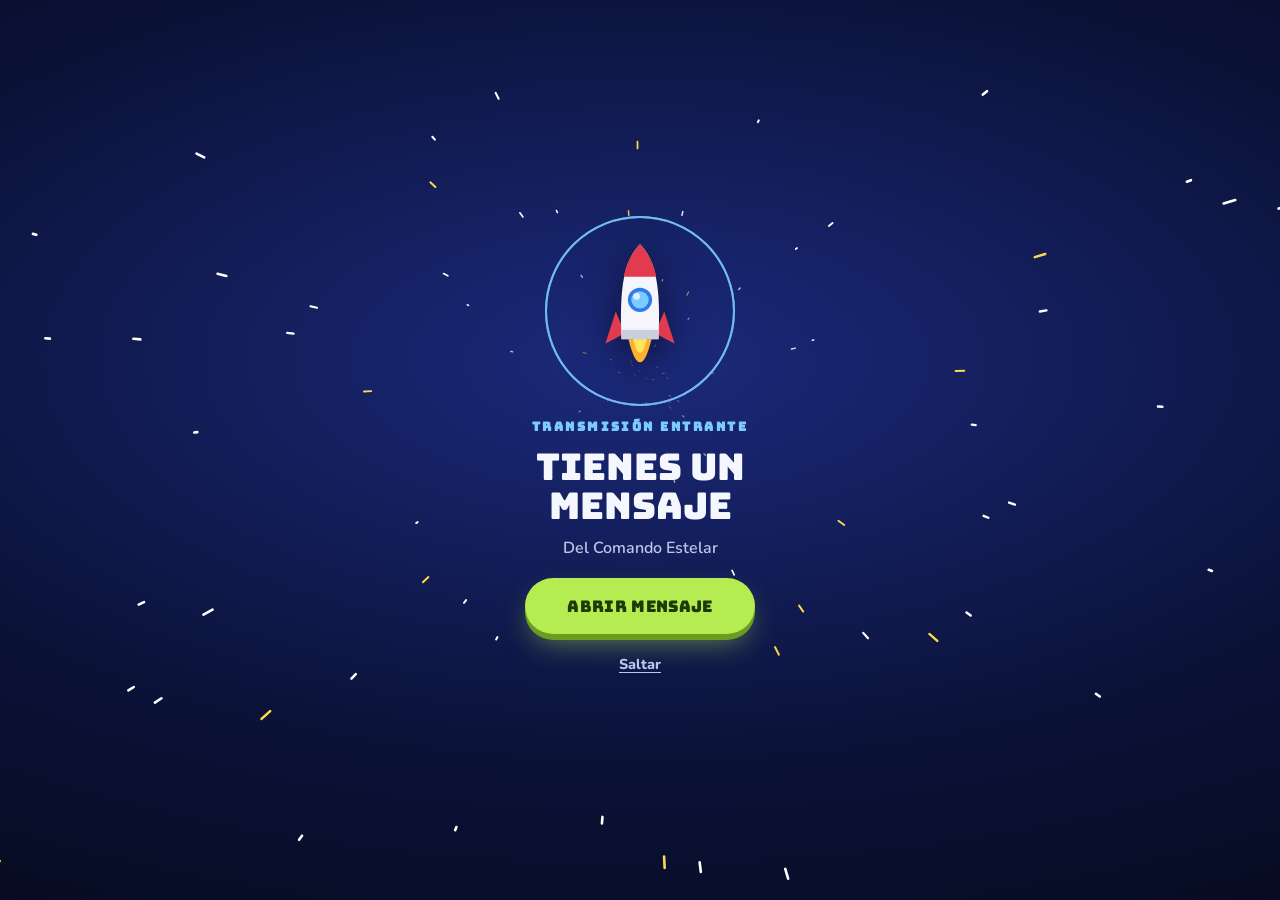
<file: index.html>
<!doctype html>
<html lang="es">
<head>
<meta charset="utf-8">
<meta name="viewport" content="width=device-width,initial-scale=1,viewport-fit=cover">
<meta name="robots" content="noindex,nofollow">
<meta name="theme-color" content="#0B1238">
<meta name="description" content="Estás invitado al cumpleaños 6 de Gaetano. Sábado 5 de diciembre, 11:00 a. m.">
<meta property="og:type" content="website">
<meta property="og:title" content="Misión Gaetano 6">
<meta property="og:description" content="Estás invitado al cumpleaños 6 de Gaetano. Sábado 5 de diciembre, 11:00 a. m. Rescata a un marcianito y abre tu invitación.">
<meta property="og:image" content="https://gaetano.gofest.us/img/portada.jpg">
<meta property="og:url" content="https://gaetano.gofest.us/">
<link rel="icon" href="data:image/svg+xml,%3Csvg xmlns='http://www.w3.org/2000/svg' viewBox='0 0 24 24'%3E%3Crect width='24' height='24' rx='5' fill='%230B1238'/%3E%3Cpath fill='%23FFD84D' d='M12 3.5l2.4 5.3 5.8.6-4.4 3.8 1.3 5.7L12 16l-5.1 2.9 1.3-5.7L3.8 9.4l5.8-.6z'/%3E%3C/svg%3E">
<style>img{max-width:100%}</style>
<title>Misión Gaetano 6</title>
<link rel="preconnect" href="https://fonts.googleapis.com">
<link rel="preconnect" href="https://fonts.gstatic.com" crossorigin>
<link rel="stylesheet" href="https://fonts.googleapis.com/css2?family=Bungee&family=Nunito:wght@600;700;800;900&display=swap">
<style>
/* Layout: una aventura en 4 misiones, en una columna de 480 px sobre un cielo nocturno. Portada tipo póster con la foto del cumpleañero → máquina de garra que el invitado maneja → invitación → base y plan → confirmación. Un solo look oscuro a propósito. */
:root{
  --cielo:#0B1238; --cielo-2:#18236A; --estrella:#FFD84D; --lima:#B4EC51; --lima-osc:#1E3A05;
  --violeta:#8C63F2; --celeste:#7CCBFF; --verde:#3FD68C; --rojo:#FF6276; --amarillo:#FFE45C;
  --tinta:#F5F7FF; --tinta-2:#BFC6EE; --panel:rgba(255,255,255,.07); --borde:rgba(255,255,255,.16);
  --f-dis:"Bungee","Arial Black",Impact,sans-serif;
  --f-txt:"Nunito",system-ui,-apple-system,"Segoe UI",sans-serif;
  color-scheme:dark;
}
*{box-sizing:border-box}
[hidden]{display:none!important}
html{background:var(--cielo)}
body{margin:0;min-height:100%;color:var(--tinta);font-family:var(--f-txt);font-weight:600;line-height:1.5;
  background:radial-gradient(120% 70% at 50% 0%,var(--cielo-2) 0%,var(--cielo) 62%) fixed,var(--cielo);
  -webkit-font-smoothing:antialiased;overflow-x:hidden}
#estrellas{position:fixed;inset:0;width:100%;height:100%;z-index:0;pointer-events:none}
.col{position:relative;z-index:1;max-width:480px;margin:0 auto;
  padding-left:max(16px,env(safe-area-inset-left,0px));padding-right:max(16px,env(safe-area-inset-right,0px));
  padding-block:16px 72px;display:flex;flex-direction:column;gap:44px}

/* Portada tipo póster */
.portada{display:flex;flex-direction:column;align-items:center;gap:14px;text-align:center}
.poster{position:relative;width:100%;aspect-ratio:1/1;border-radius:26px;overflow:hidden;box-shadow:0 0 0 3px rgba(255,255,255,.14),0 30px 60px -20px rgba(0,0,0,.85)}
.poster img{display:block;width:100%;height:100%;object-fit:cover}
.kb{animation:kb 16s ease-in-out infinite alternate;transform-origin:50% 32%}
@keyframes kb{from{transform:scale(1)}to{transform:scale(1.09) translateY(-1.5%)}}
.velo{position:absolute;inset:auto 0 0 0;height:60%;background:linear-gradient(to top,rgba(11,18,56,.97) 10%,rgba(11,18,56,.72) 48%,rgba(11,18,56,0))}
.poster-txt{position:absolute;left:0;right:0;bottom:0;padding:16px 18px 18px;display:flex;flex-direction:column;gap:6px;align-items:flex-start;text-align:left}
.ceja{font-family:var(--f-dis);font-size:.72rem;letter-spacing:.14em;color:var(--estrella);display:flex;align-items:center;gap:8px}
.ceja::after{content:"";width:26px;height:2px;background:currentColor;opacity:.6;border-radius:2px}
h1{margin:0;font-family:var(--f-dis);font-weight:400;font-size:clamp(1.5rem,7vw,2.3rem);line-height:1.02;text-wrap:balance;text-shadow:0 3px 14px rgba(0,0,0,.6)}
.bajada{margin:0;color:var(--tinta-2);font-size:1rem;max-width:34ch;text-wrap:balance}
.seis{display:inline-block;font-family:var(--f-dis);font-weight:400;color:var(--lima);font-size:1.25em;line-height:1;transform:rotate(-6deg);text-shadow:0 3px 0 var(--lima-osc);animation:seis 2.4s ease-in-out infinite}
@keyframes seis{0%,100%{transform:rotate(-6deg) scale(1)}50%{transform:rotate(5deg) scale(1.14)}}
.ruta{list-style:none;margin:0;padding:0;display:grid;grid-template-columns:repeat(4,1fr);gap:6px;width:100%}
.ruta button{appearance:none;width:100%;border:1px solid var(--borde);background:var(--panel);color:var(--tinta);border-radius:14px;padding:8px 2px 7px;font:800 .78rem var(--f-txt);cursor:pointer;display:flex;flex-direction:column;align-items:center;gap:2px}
.ruta b{font-family:var(--f-dis);font-weight:400;font-size:.95rem;color:var(--estrella)}
.ruta button.hecho{border-color:rgba(180,236,81,.7);background:rgba(180,236,81,.12)}
.ruta button.hecho b{color:var(--lima)}

/* Botones */
.btn{appearance:none;border:0;cursor:pointer;text-decoration:none;display:inline-flex;align-items:center;justify-content:center;gap:10px;
  min-height:56px;padding:0 26px;border-radius:999px;font-family:var(--f-dis);font-size:1rem;letter-spacing:.02em;transition:transform .15s ease,box-shadow .15s ease}
.btn:active{transform:translateY(2px) scale(.98)}
.btn:focus-visible,.chip:focus-within,.btn-mini:focus-visible,.inv:focus-visible,.btn-r:focus-visible,.ruta button:focus-visible,.maquina:focus-visible{outline:3px solid var(--estrella);outline-offset:3px}
.btn-lima{background:var(--lima);color:var(--lima-osc);box-shadow:0 6px 0 #6C9C1F,0 14px 30px -8px rgba(180,236,81,.55)}
.btn-lima:active{box-shadow:0 3px 0 #6C9C1F}
.btn-linea{background:transparent;color:var(--tinta);box-shadow:inset 0 0 0 2px var(--borde)}
.btn-linea:hover{box-shadow:inset 0 0 0 2px var(--tinta-2)}
.btn svg{width:20px;height:20px;flex:none}
.aceptar{width:100%;max-width:340px;animation:latido 1.8s ease-in-out infinite}
@keyframes latido{0%,100%{transform:scale(1)}50%{transform:scale(1.04)}}
.nota-musica{font-size:.85rem;color:var(--tinta-2);display:flex;align-items:center;gap:6px}
.nota-musica svg{width:16px;height:16px}

/* Misiones */
.sec{display:flex;flex-direction:column;gap:14px;scroll-margin-top:62px}
.chip-m{align-self:flex-start;font-family:var(--f-dis);font-size:.7rem;letter-spacing:.1em;color:#141433;background:var(--estrella);padding:5px 12px;border-radius:999px}
h2{margin:0;font-family:var(--f-dis);font-weight:400;font-size:1.5rem;line-height:1.08;text-wrap:balance}
h2[tabindex]:focus{outline:none}h2[tabindex]:focus-visible{outline:3px solid var(--estrella);outline-offset:4px;border-radius:6px}
h3{margin:0;font-family:var(--f-dis);font-weight:400;font-size:1.05rem;letter-spacing:.02em;display:flex;align-items:center;gap:10px}
h3 svg{width:20px;height:20px;color:var(--estrella);flex:none}
.guia{margin:0;color:var(--tinta-2);text-align:center;font-size:.95rem;text-wrap:balance}

/* Paso a paso: cada misión se abre al completar la anterior (sin JavaScript, o si algo falla, se ve todo) */
.pasos .cerrada{display:none}
.sec.recien{animation:abremision .7s cubic-bezier(.16,1,.3,1)}
@keyframes abremision{from{opacity:0;transform:translateY(28px)}to{opacity:1;transform:none}}
.cand{display:none}
.ruta button.bloq{border-style:dashed;background:transparent;color:var(--tinta-2)}
.ruta button.bloq b{display:none}
.ruta button.bloq .cand{display:block;width:15px;height:15px;margin:3px 0 4px;opacity:.85}
.sigue{width:100%;margin-top:4px}
.sigue.hecha{background:transparent;color:var(--tinta);box-shadow:inset 0 0 0 2px var(--borde)}
.tope{appearance:none;width:100%;display:flex;align-items:center;gap:14px;text-align:left;cursor:pointer;color:var(--tinta-2);font:700 .95rem/1.3 var(--f-txt);
  background:rgba(255,255,255,.04);border:2px dashed var(--borde);border-radius:20px;padding:14px 18px;-webkit-tap-highlight-color:transparent}
.tope .cand{display:block;flex:none;width:30px;height:30px;color:var(--estrella);transform-origin:50% 30%}
.tope b{display:block;font-family:var(--f-dis);font-weight:400;font-size:.92rem;letter-spacing:.04em;color:var(--tinta);margin-bottom:2px}
.tope i{display:block;font-style:normal}
.tope.late .cand{animation:candado .5s ease-in-out 2}
@keyframes candado{0%,100%{transform:rotate(0)}25%{transform:rotate(-16deg)}75%{transform:rotate(16deg)}}
.tope:focus-visible{outline:3px solid var(--estrella);outline-offset:3px}
.ojo{animation:ojo .55s ease-in-out 3;outline:3px solid var(--estrella);outline-offset:5px}
@keyframes ojo{0%,100%{transform:scale(1)}50%{transform:scale(1.07)}}

/* Máquina de garra */
.maquina{position:relative;width:min(100%,400px,max(230px,calc((100svh - 290px)*.818)));margin:0 auto;cursor:pointer;border-radius:26px;touch-action:pan-y;-webkit-tap-highlight-color:transparent;user-select:none;-webkit-user-select:none}
#maq{display:block;width:100%;height:auto;overflow:visible;filter:drop-shadow(0 28px 36px rgba(0,0,0,.55))}
.planeta{position:absolute;top:-30px;right:-12px;width:62px;z-index:2;animation:flota 6s ease-in-out infinite;pointer-events:none}
@keyframes flota{0%,100%{transform:translateY(0) rotate(-8deg)}50%{transform:translateY(-10px) rotate(4deg)}}
.foco{fill:#3A3166}
.foco.on{animation:foco 1.1s linear infinite}
@keyframes foco{0%,100%{fill:#FFE45C}50%{fill:#6B5714}}
#rotulo{fill:#6B6399;transition:fill .5s ease .3s}
#sombra{transition:opacity .9s ease}
#maq:not(.apagada) #rotulo{fill:#FFD84D}
#maq:not(.apagada) #sombra{opacity:0}
#maq:not(.apagada) #enciende{display:none}
#enciende{animation:toca 1s steps(2) infinite}
@keyframes toca{50%{opacity:.25}}
.ali .cuerpo{animation:bob 2.6s ease-in-out infinite;transform-box:fill-box;transform-origin:50% 100%}
@keyframes bob{0%,100%{transform:translateY(0) scale(1,1)}50%{transform:translateY(-2px) scale(1.02,.98)}}
.ali .ojos{animation:parpadeo 4.6s infinite;transform-box:fill-box;transform-origin:50% 50%}
@keyframes parpadeo{0%,93%,100%{transform:scaleY(1)}95%{transform:scaleY(.1)}}
.ali .boca-o{opacity:0}
.ali.atrapado .boca{opacity:0}.ali.atrapado .boca-o{opacity:1}
.ali.atrapado .cuerpo{animation:pataleo .22s ease-in-out infinite alternate;transform-origin:50% 0%}
@keyframes pataleo{from{transform:rotate(-7deg)}to{transform:rotate(7deg)}}
.ali.feliz .cuerpo{animation:salta .55s ease-in-out infinite}
@keyframes salta{0%,100%{transform:translateY(0)}50%{transform:translateY(-7px)}}
.ali .brazo-d{transform-box:fill-box;transform-origin:0% 100%}
.ali.feliz .brazo-d,.asoma .brazo-d{animation:saluda .32s ease-in-out infinite alternate}
@keyframes saluda{from{transform:rotate(-18deg)}to{transform:rotate(28deg)}}
#globo{opacity:0;transform:scale(.4);transform-box:fill-box;transform-origin:15% 100%;transition:opacity .25s ease,transform .45s cubic-bezier(.3,1.7,.5,1)}
.gano #globo{opacity:1;transform:none}
#boton-maq{transition:transform .12s ease}
.pulsado #boton-maq{transform:translateY(4px)}
.chispa{position:absolute;z-index:4;width:16px;height:16px;pointer-events:none;color:var(--estrella);animation:chispa 1.1s ease-out forwards}
.chispa svg{width:100%;height:100%}
@keyframes chispa{0%{transform:translate(0,0) scale(.4) rotate(0);opacity:1}100%{transform:translate(var(--dx),var(--dy)) scale(1) rotate(200deg);opacity:0}}

.mandos{display:flex;flex-direction:column;align-items:center;gap:12px}
.cruz{display:grid;grid-template-columns:64px 1fr 64px;gap:12px;align-items:center;width:100%;max-width:400px;transition:opacity .2s}
.cruz.espera{opacity:.45;pointer-events:none}
.btn-r{appearance:none;width:64px;height:64px;border-radius:50%;border:0;background:#2C3190;color:var(--tinta);box-shadow:0 5px 0 #151A52;display:grid;place-items:center;cursor:pointer;touch-action:none;user-select:none;-webkit-user-select:none;-webkit-touch-callout:none}
.btn-r svg{width:26px;height:26px}
.btn-r:active,.btn-r.act{transform:translateY(3px);box-shadow:0 2px 0 #151A52;background:#3B41B4}
.estado{margin:0;min-height:1.5em;text-align:center;font-weight:800;color:var(--estrella)}

/* Invitación */
.inv{display:block;position:relative;width:100%;padding:0;border:0;background:none;cursor:zoom-in;border-radius:18px;transform:rotate(-1.6deg)}
.inv img{display:block;width:100%;height:auto;border-radius:18px;box-shadow:0 0 0 4px rgba(255,255,255,.92),0 28px 60px -18px rgba(0,0,0,.75)}
.inv.llega{animation:llega .9s cubic-bezier(.3,1.5,.5,1)}
@keyframes llega{0%{transform:rotate(-8deg) scale(.82);opacity:.4}60%{transform:rotate(2deg) scale(1.03);opacity:1}100%{transform:rotate(-1.6deg)}}
.ver-grande{position:absolute;left:12px;bottom:12px;font-size:.78rem;font-weight:800;background:rgba(11,18,56,.85);color:var(--tinta);padding:6px 12px;border-radius:999px;pointer-events:none}

/* Fotos de escena */
.escena{position:relative;border-radius:22px;overflow:hidden;box-shadow:0 0 0 3px rgba(255,255,255,.12),0 24px 48px -20px rgba(0,0,0,.8)}
.escena img{display:block;width:100%;height:100%;object-fit:cover}
.escena.base{aspect-ratio:16/11}.escena.base img{object-position:50% 20%}
.escena.espero{aspect-ratio:4/3}.escena.espero img{object-position:50% 12%}
.escena .velo{height:46%}
.escena-txt{position:absolute;left:14px;right:14px;bottom:12px;display:flex;flex-wrap:wrap;gap:6px 14px;align-items:center;font-weight:800}
.escena-txt span{display:inline-flex;align-items:center;gap:6px}
.escena-txt svg{width:18px;height:18px;color:var(--celeste)}
.bocadillo{position:absolute;left:14px;bottom:14px;background:#fff;color:#1B1640;font-weight:900;font-size:1.05rem;padding:10px 16px;border-radius:18px 18px 18px 4px;box-shadow:0 10px 24px -8px rgba(0,0,0,.6);animation:bocadillo 2.6s ease-in-out infinite;transform-origin:0 100%}
@keyframes bocadillo{0%,100%{transform:rotate(-2deg) scale(1)}50%{transform:rotate(1deg) scale(1.05)}}

.cuenta{display:grid;grid-template-columns:repeat(4,1fr);gap:8px}
.casilla{background:var(--panel);border:1px solid var(--borde);border-radius:16px;padding:12px 4px 10px;text-align:center;overflow:hidden}
.casilla b{display:block;font-family:var(--f-dis);font-weight:400;font-size:clamp(1.5rem,7vw,2rem);line-height:1.1;font-variant-numeric:tabular-nums;color:var(--estrella)}
.casilla b.gira{animation:gira .35s ease-out}
@keyframes gira{from{transform:translateY(-60%);opacity:0}to{transform:none;opacity:1}}
.casilla span{font-size:.75rem;color:var(--tinta-2);text-transform:uppercase;letter-spacing:.08em}

.plan{list-style:none;margin:0;padding:0 0 0 40px;display:flex;flex-direction:column;gap:10px;position:relative}
.plan::before{content:"";position:absolute;left:15px;top:10px;bottom:10px;border-left:3px dashed rgba(255,255,255,.22)}
#cohete{position:absolute;left:2px;top:0;width:30px;height:30px;color:var(--estrella);transform:rotate(135deg);filter:drop-shadow(0 0 8px rgba(255,216,77,.6))}
.plan li{display:grid;grid-template-columns:92px 1fr;align-items:center;gap:12px;background:var(--panel);border:1px solid var(--borde);border-radius:16px;padding:10px 14px 10px 10px;transition:border-color .3s,background .3s}
.plan li.paso-ok{border-color:rgba(180,236,81,.6);background:rgba(180,236,81,.08)}
.hora{font-family:var(--f-dis);font-size:.84rem;text-align:center;padding:8px 4px;border-radius:10px;color:#141433;font-variant-numeric:tabular-nums}
.plan p{margin:0;font-weight:700;min-width:0}
.h1c{background:var(--violeta);color:#fff}.h2c{background:var(--celeste)}.h3c{background:var(--verde)}.h4c{background:var(--rojo);color:#fff}.h5c{background:var(--amarillo)}

.acciones{display:flex;flex-direction:column;gap:12px}
.acciones .btn{width:100%}
.con-ali{position:relative;padding-top:6px}
.con-ali .btn{position:relative;z-index:1;width:100%}
.asoma{position:absolute;right:26px;top:-34px;width:58px;height:62px;z-index:0;animation:asoma 3.2s ease-in-out infinite}
@keyframes asoma{0%,100%{transform:translateY(10px)}30%,70%{transform:translateY(0)}}
.mini{display:flex;justify-content:center;flex-wrap:wrap;gap:6px 18px}
.mini a{color:var(--tinta-2);font-size:.9rem;font-weight:800;text-underline-offset:3px}
.mini a:hover{color:var(--tinta)}
.pie{text-align:center;color:var(--tinta-2);font-size:.85rem;margin:0}
.pie b{font-family:var(--f-dis);font-weight:400;color:var(--estrella);letter-spacing:.06em}

.musica{position:fixed;z-index:20;right:max(10px,env(safe-area-inset-right,0px));top:calc(10px + env(safe-area-inset-top,0px));
  width:44px;height:44px;border-radius:50%;border:0;cursor:pointer;background:var(--estrella);color:#2A2200;display:grid;place-items:center;box-shadow:0 10px 24px -6px rgba(0,0,0,.6)}
.musica svg{width:22px;height:22px}
.musica .off{display:none}.musica[aria-pressed="false"] .on{display:none}.musica[aria-pressed="false"] .off{display:block}
.lluvia{position:fixed;inset:0;pointer-events:none;z-index:30}

/* Voz de Gaetano: lo que dice aparece escrito abajo (sirve también con el celular en silencio) */
.voz-g{position:fixed;z-index:80;left:50%;bottom:calc(18px + env(safe-area-inset-bottom,0px));width:max-content;max-width:min(calc(100vw - 32px),440px);
  display:flex;align-items:center;gap:14px;padding:12px 20px 12px 16px;border-radius:20px;background:#141B4F;color:var(--tinta);
  box-shadow:0 0 0 2px var(--lima),0 20px 44px -14px rgba(0,0,0,.75);transform:translateX(-50%);animation:vozentra .4s cubic-bezier(.16,1,.3,1);
  pointer-events:none}   /* el subtítulo no tapa los toques: lo que hay debajo se puede tocar */
.voz-g.sale{opacity:0;transform:translate(-50%,10px);transition:opacity .25s ease,transform .25s ease}
.voz-g small{display:block;font-family:var(--f-dis);font-size:.68rem;letter-spacing:.14em;color:var(--lima);line-height:1.2}
.voz-g p{margin:2px 0 0;font-weight:900;font-size:1.08rem;line-height:1.25;text-wrap:balance}
@keyframes vozentra{from{opacity:0;transform:translate(-50%,16px)}to{opacity:1;transform:translateX(-50%)}}
.ondas{display:flex;align-items:center;gap:3px;height:24px;flex:none}
.ondas i{display:block;width:4px;height:100%;border-radius:2px;background:var(--lima);transform:scaleY(.28)}
.hablando .ondas i{animation:vozbarra .8s ease-in-out infinite}
.hablando .ondas i:nth-child(2){animation-delay:-.2s}.hablando .ondas i:nth-child(3){animation-delay:-.45s}.hablando .ondas i:nth-child(4){animation-delay:-.1s}
@keyframes vozbarra{0%,100%{transform:scaleY(.28)}50%{transform:scaleY(1)}}
.voz-btn{align-self:center;gap:12px;margin-top:6px}
.solo-lector{position:absolute;width:1px;height:1px;margin:-1px;padding:0;overflow:hidden;clip:rect(0 0 0 0);white-space:nowrap;border:0}
.voz-btn .ondas{height:18px}.voz-btn .ondas i{width:3px}

/* Diálogos */
dialog{border:0;padding:0;background:transparent;color:var(--tinta);max-width:min(520px,100vw);width:100%;max-height:100%}
dialog::backdrop{background:rgba(5,8,28,.76);backdrop-filter:blur(3px);transition:background .35s ease}
.hoja{background:#121A4E;border:1px solid var(--borde);border-radius:24px;margin:max(12px,env(safe-area-inset-top,0px)) max(12px,env(safe-area-inset-right,0px)) max(12px,env(safe-area-inset-bottom,0px)) max(12px,env(safe-area-inset-left,0px));
  padding:22px 20px 20px;display:flex;flex-direction:column;gap:16px;max-height:calc(100svh - 24px);overflow:auto}
.hoja-cab{display:flex;justify-content:space-between;align-items:flex-start;gap:12px}
.hoja h2{font-size:1.15rem}
.btn-mini{appearance:none;border:0;background:var(--panel);color:var(--tinta);width:40px;height:40px;border-radius:50%;cursor:pointer;display:grid;place-items:center;flex:none}
.btn-mini svg{width:18px;height:18px}
.campo{display:flex;flex-direction:column;gap:8px;border:0;margin:0;padding:0;min-width:0}
.campo>label,.campo legend{font-weight:800;font-size:.95rem;padding:0}
.campo small{color:var(--tinta-2);font-weight:600}
input[type=text]{width:100%;min-height:50px;border-radius:14px;border:1px solid var(--borde);background:rgba(255,255,255,.06);color:var(--tinta);font:700 1rem var(--f-txt);padding:0 14px}
input[type=text]::placeholder{color:#8C94C4}
input[type=text]:focus{outline:2px solid var(--estrella);outline-offset:1px;border-color:transparent}
.chips{display:flex;flex-wrap:wrap;gap:8px}
.chip{position:relative;display:inline-flex}
.chip input{position:absolute;opacity:0;inset:0;margin:0;cursor:pointer}
.chip span{display:inline-flex;align-items:center;min-height:46px;padding:0 18px;border-radius:999px;border:1px solid var(--borde);font-weight:800;background:rgba(255,255,255,.04)}
.chip input:checked+span{background:var(--lima);color:var(--lima-osc);border-color:var(--lima)}
.contador{display:flex;align-items:center;gap:14px}
.contador b{font-family:var(--f-dis);font-weight:400;font-size:1.5rem;min-width:1.5ch;text-align:center;font-variant-numeric:tabular-nums}
.error{color:#FFB3BE;font-size:.88rem;font-weight:800;margin:0}
.vista{background:#0B1238;border:1px dashed var(--borde);border-radius:14px;padding:12px 14px;white-space:pre-line;font-size:.95rem}
.vista-tit{font-size:.78rem;color:var(--tinta-2);text-transform:uppercase;letter-spacing:.08em;font-weight:800}
.aviso{margin:0;font-size:.88rem;color:var(--tinta-2);text-align:center}
.zoom .hoja{padding:12px;gap:10px}
.zoom img{width:100%;height:auto;border-radius:14px;display:block}

/* Premio: el marcianito entrega el sobre */
.premio .hoja{position:relative;align-items:center;text-align:center;gap:10px;padding-top:18px;overflow:visible}
.charla{display:flex;align-items:flex-end;gap:4px;width:100%;cursor:pointer;-webkit-tap-highlight-color:transparent}
.premio-ali{flex:none;width:112px;height:104px;overflow:visible;animation:alientra .55s cubic-bezier(.2,1.5,.4,1)}
@keyframes alientra{from{transform:translateY(46px) scale(.3);opacity:0}to{transform:none;opacity:1}}
.premio-ali .brazo-d{animation:saluda .32s ease-in-out infinite alternate}
.premio .globo-p{flex:1;min-width:0;max-width:none;min-height:calc(3.9em + 26px);display:flex;align-items:center;margin:0 0 30px;padding:12px 14px;text-align:left;background:#fff;color:#1B1640;font-weight:900;font-size:1.02rem;line-height:1.3;border-radius:18px 18px 18px 4px;box-shadow:0 10px 24px -8px rgba(0,0,0,.6)}
.ali.hablando .boca{animation:bocab .22s steps(1) infinite}
.ali.hablando .boca-o{animation:bocao .22s steps(1) infinite}
@keyframes bocab{0%{opacity:1}50%{opacity:0}}
@keyframes bocao{0%{opacity:0}50%{opacity:1}}
.premio-cielo{position:fixed;inset:0;overflow:hidden;pointer-events:none}
/* La invitación sale del sobre, se muestra grande y vuela a su lugar en la Misión 2 */
.premio .hoja{transition:opacity .35s ease}
.premio.vuelo .hoja{opacity:0}
.premio.vuelo::backdrop{background:rgba(5,8,28,.94)}
.inv-vuelo{position:fixed;z-index:89;max-width:none;background:#fff;border-radius:16px;cursor:pointer;will-change:transform;box-shadow:0 0 0 4px rgba(255,255,255,.92),0 28px 60px -18px rgba(0,0,0,.75)}
.velo-vuelo{position:fixed;inset:0;z-index:88;background:rgba(5,8,28,.94)}
.inv.en-vuelo{opacity:0}
.premio h2{font-size:1.5rem;color:var(--estrella)}
.premio p{margin:0;color:var(--tinta-2);font-weight:700;max-width:30ch}
.sobre{position:relative;width:230px;height:150px;margin:74px auto 10px;background:#CFC7FF;border-radius:12px;perspective:700px;transition:opacity .3s ease,filter .3s ease,transform .45s cubic-bezier(.2,1.6,.4,1)}
.sobre.oculto{opacity:.3;transform:scale(.84);filter:saturate(.5);pointer-events:none}   /* el sobre espera apagado hasta que el marcianito anuncia el premio */
.premio #abrir-inv[hidden]{display:inline-flex!important;visibility:hidden}   /* guarda su lugar: la ventana no salta cuando aparece */
.sobre.listo{cursor:pointer;animation:sobrelate 1.3s ease-in-out infinite}
.sobre.listo::after{content:"";position:absolute;inset:-8px;border-radius:18px;box-shadow:0 0 0 3px rgba(255,216,77,.6),0 0 28px rgba(255,216,77,.45);pointer-events:none}
@keyframes sobrelate{0%,100%{transform:rotate(-2deg) scale(1)}50%{transform:rotate(2deg) scale(1.05)}}
.sobre-carta{position:absolute;left:16px;right:16px;top:10px;height:128px;overflow:hidden;background:#fff;border-radius:8px;z-index:1;box-shadow:0 4px 10px rgba(0,0,0,.25);transition:transform .6s cubic-bezier(.3,1.4,.5,1) .4s}
.sobre-carta img{display:block;width:100%;height:auto}   /* dentro del sobre va la invitación de verdad (se ve su parte de arriba) */
.sobre.abierto .sobre-carta{transform:translateY(-86px)}
.sobre-frente{position:absolute;inset:0;z-index:2;border-radius:12px;background:linear-gradient(180deg,#B5A9FF,#9B8CF5);clip-path:polygon(0 0,50% 56%,100% 0,100% 100%,0 100%)}
.sobre-solapa{position:absolute;left:0;right:0;top:0;height:60%;z-index:3;background:#8A79EE;clip-path:polygon(0 0,100% 0,50% 100%);transform-origin:50% 0;transition:transform .5s ease,z-index 0s .25s}
.sobre.abierto .sobre-solapa{transform:rotateX(180deg);z-index:0}
.sello{position:absolute;left:50%;top:50%;width:30px;height:30px;margin:-10px 0 0 -15px;z-index:4;color:var(--estrella);transition:opacity .2s}
.sobre.abierto .sello{opacity:0}

/* Intro: transmisión entrante, cuenta regresiva y despegue */
body.con-intro{overflow:hidden}
.intro{position:fixed;inset:0;z-index:60;background:radial-gradient(120% 80% at 50% 40%,#1B2A7C 0%,#0B1238 55%,#050818 100%);display:grid;place-items:center;overflow:hidden;transition:opacity .6s ease}
.intro.fuera{opacity:0;pointer-events:none}
#warp{position:absolute;inset:0;width:100%;height:100%}
.intro-c{position:relative;display:flex;flex-direction:column;align-items:center;gap:12px;text-align:center;padding:24px;width:100%;max-width:420px}
.radar{position:relative;width:190px;height:190px;display:grid;place-items:center}
.radar i{position:absolute;inset:0;border-radius:50%;border:2px solid rgba(124,203,255,.55);animation:onda 2.4s ease-out infinite}
.radar i:nth-child(2){animation-delay:.8s}.radar i:nth-child(3){animation-delay:1.6s}
@keyframes onda{from{transform:scale(.35);opacity:.9}to{transform:scale(1.15);opacity:0}}
.cohete-i{position:relative;width:74px;height:auto;overflow:visible;animation:flotar 2.2s ease-in-out infinite;filter:drop-shadow(0 10px 18px rgba(0,0,0,.5))}
@keyframes flotar{0%,100%{transform:translateY(4px) rotate(-3deg)}50%{transform:translateY(-8px) rotate(3deg)}}
.llama{transform-box:fill-box;transform-origin:50% 0;animation:llama .12s linear infinite alternate}
@keyframes llama{from{transform:scaleY(.7)}to{transform:scaleY(1.15)}}
.intro-txt{display:flex;flex-direction:column;align-items:center;gap:10px;transition:opacity .3s,transform .3s}
.tx{margin:0;font-family:var(--f-dis);font-size:.78rem;letter-spacing:.2em;color:var(--celeste);animation:tx 1s steps(2) infinite}
@keyframes tx{50%{opacity:.35}}
.intro-t{font-size:clamp(1.6rem,7.6vw,2.3rem)}
.intro-s{margin:0 0 8px;color:var(--tinta-2)}
.intro .btn{min-width:230px;animation:latido 1.6s ease-in-out infinite}
.saltar{appearance:none;border:0;background:none;color:var(--tinta-2);font:800 .9rem var(--f-txt);text-decoration:underline;text-underline-offset:3px;cursor:pointer;padding:10px}
.cuenta-i{position:absolute;left:0;right:0;top:calc(50% + 70px);text-align:center;font-family:var(--f-dis);font-size:clamp(4rem,26vw,8rem);line-height:1;color:var(--estrella);text-shadow:0 6px 0 #7A5A00,0 0 40px rgba(255,216,77,.5);opacity:0;pointer-events:none}
.cuenta-i.pum{animation:pum .7s ease-out}
@keyframes pum{0%{transform:scale(2.2);opacity:0}25%{transform:scale(1);opacity:1}80%{opacity:1}100%{transform:scale(.8);opacity:0}}
.cuenta-i.fin{font-size:clamp(2rem,11vw,3.4rem);color:var(--lima);text-shadow:0 5px 0 var(--lima-osc);opacity:1}
.intro.contando .intro-txt{opacity:0;transform:translateY(10px);pointer-events:none}
.intro.contando .radar i{animation-duration:.7s}
.intro.contando .cohete-i{animation:tiembla .09s linear infinite}
@keyframes tiembla{0%{transform:translate(-2px,1px) rotate(-1deg)}50%{transform:translate(2px,-1px) rotate(1deg)}100%{transform:translate(-1px,2px) rotate(0)}}
.cuenta-i.frase{font-size:clamp(1.5rem,8.2vw,2.8rem);line-height:1.12;padding:0 14px;text-wrap:balance}
.cuenta-i.pop{animation:frase .45s cubic-bezier(.2,1.6,.4,1)}
@keyframes frase{from{transform:scale(.55) translateY(16px);opacity:0}to{transform:none;opacity:1}}
.intro.motores .cohete-i{animation:tiembla .06s linear infinite}
.intro.motores .llama{animation:llama2 .08s linear infinite alternate}
.intro.motores .intro-c{animation:tiembla .12s linear infinite}
.intro.despegando .cohete-i{animation:despega 1.1s cubic-bezier(.5,0,.9,.4) forwards}
@keyframes despega{0%{transform:translateY(0) scale(1)}15%{transform:translateY(14px) scale(1.04)}100%{transform:translateY(-130vh) scale(1.5)}}
.intro.despegando .llama{animation:llama2 .08s linear infinite alternate}
@keyframes llama2{from{transform:scaleY(1.6)}to{transform:scaleY(2.6)}}
.intro.despegando .radar i{display:none}
.intro.despegando .intro-c{animation:tiembla .08s linear 6}
.destello{position:absolute;inset:0;background:#fff;opacity:0;pointer-events:none;transition:opacity .25s ease}
.intro.blanco .destello{opacity:1}
@media (max-height:540px){.intro-c{gap:5px;padding:8px 24px}.radar{width:104px;height:104px}.cohete-i{width:42px}.tx{font-size:.68rem}.intro-t{font-size:1.35rem}.intro-s{margin:0;font-size:.9rem}.intro .btn{min-height:44px}.saltar{padding:4px 10px}.cuenta-i{top:calc(50% + 30px)}}
body.revelada .poster{animation:aparece .9s cubic-bezier(.2,1.3,.4,1)}
@keyframes aparece{from{transform:scale(1.22);opacity:0}to{transform:none;opacity:1}}

/* Celebración al volver de confirmar */
.fiesta{position:fixed;inset:0;z-index:70;background:radial-gradient(120% 80% at 50% 30%,#22308A 0%,#0B1238 60%,#050818 100%);display:grid;place-items:center;overflow:hidden;padding:24px;text-align:center}
#confeti{position:absolute;inset:0;width:100%;height:100%;pointer-events:none}
.fiesta-c{position:relative;z-index:2;display:flex;flex-direction:column;align-items:center;gap:14px;max-width:440px}
.grito{margin:0;font-family:var(--f-dis);font-weight:400;font-size:clamp(1.7rem,8.4vw,3.2rem);line-height:1.12;color:var(--estrella);text-shadow:0 5px 0 #7A5A00}
.grito .pal{display:inline-block;white-space:nowrap}
.grito .l{display:inline-block;animation:ola 1.1s ease-in-out infinite;animation-delay:calc(var(--i) * 70ms)}
@keyframes ola{0%,100%{transform:translateY(0) rotate(0)}30%{transform:translateY(-16px) rotate(-6deg)}60%{transform:translateY(3px) rotate(3deg)}}
.fiesta p{margin:0;font-size:1.12rem;font-weight:800;color:var(--tinta);text-wrap:balance}
.fiesta small{color:var(--tinta-2);font-size:1rem;font-weight:700}
.fiesta .btn{margin-top:8px}
.cohete-f{position:absolute;z-index:1;left:0;top:0;width:86px;height:auto;overflow:visible;animation:cruza 3.6s cubic-bezier(.45,0,.6,1) infinite;pointer-events:none;filter:drop-shadow(0 10px 18px rgba(0,0,0,.5))}
.cohete-f .llama{animation:llama2 .08s linear infinite alternate}
@keyframes cruza{0%{transform:translate(-30vw,108vh) rotate(27deg)}100%{transform:translate(112vw,-30vh) rotate(27deg)}}
.fiesta.calma .cohete-f,.fiesta.calma #confeti{display:none}
.fiesta.calma .grito{color:var(--celeste);text-shadow:0 5px 0 #17467A}
.fiesta.calma .grito .l{animation:none}

/* ===== Pase de abordar: la confirmación se llena dentro de la página ===== */
.pase{--papel:#FFF6E0;--tp:#1B1640;--tp2:#5B5781;--linea:#D8CCAB;--marca:#5B3FE0;position:relative;display:flex;flex-direction:column;color:var(--tp);filter:drop-shadow(0 22px 28px rgba(0,0,0,.55))}
.pase-cab{display:flex;justify-content:space-between;align-items:flex-end;gap:12px;padding:16px 18px 12px;border-radius:22px 22px 0 0;background:linear-gradient(135deg,#2B1F80,#18236A 55%,#3A2AA6);color:#fff}
.pase-k{display:block;font-family:var(--f-dis);font-size:.72rem;letter-spacing:.14em;color:var(--estrella);margin-bottom:3px}
.pase-cab b{display:block;font-family:var(--f-dis);font-weight:400;font-size:1.02rem;line-height:1.15}
.pase-f{text-align:right;flex:none}
.pase-f span{display:block;font-weight:900;font-size:.72rem;letter-spacing:.1em;color:var(--celeste);margin-bottom:3px}
.pase-perf{position:relative;height:22px;background:radial-gradient(circle at 0 50%,transparent 10px,var(--papel) 10.5px) left/51% 100% no-repeat,radial-gradient(circle at 100% 50%,transparent 10px,var(--papel) 10.5px) right/51% 100% no-repeat}
.pase-perf::after{content:"";position:absolute;left:20px;right:20px;top:50%;border-top:2px dashed var(--linea)}
.pase-cuerpo{background:var(--papel);padding:4px 18px 6px;display:flex;flex-direction:column;gap:18px}
.pase-talon{background:var(--papel);padding:30px 18px 20px;border-radius:0 0 22px 22px;display:flex;flex-direction:column;gap:12px}
.pc{display:flex;flex-direction:column;gap:8px;border:0;margin:0;padding:0;min-width:0}
.pc>label,.pc legend{font-family:var(--f-dis);font-size:.74rem;letter-spacing:.09em;color:var(--tp);padding:0;display:flex;flex-wrap:wrap;align-items:baseline;gap:2px 8px}
.pc legend{margin-bottom:8px}
.pc small{font-family:var(--f-txt);font-weight:700;font-size:.82rem;letter-spacing:0;color:var(--tp2)}
.pase input[type=text]{min-height:54px;border-radius:14px;border:2px solid var(--linea);background:#fff;color:var(--tp);font:800 1.1rem var(--f-txt);padding:0 14px;transition:border-color .15s,box-shadow .15s}
.pase input[type=text]::placeholder{color:#8B86AD;font-weight:700}
.pase input[type=text]:focus{outline:0;border-color:var(--marca);box-shadow:0 0 0 4px rgba(140,99,242,.3)}
.pase input[type=text].mal{border-color:#C62839;box-shadow:0 0 0 4px rgba(198,40,57,.18)}
.pase input.trampa{position:absolute;left:-9999px;top:0;width:1px;min-height:0;height:1px;padding:0;border:0;opacity:0}
.pase-err{margin:0;color:#A81C2B;font-weight:800;font-size:.9rem}
.opc{display:grid;grid-template-columns:1fr 1fr;gap:10px}
.op{position:relative;display:block}
.op input{position:absolute;inset:0;width:100%;height:100%;opacity:0;margin:0;cursor:pointer}
.op span{display:flex;flex-direction:column;align-items:center;justify-content:center;gap:6px;min-height:94px;padding:10px 8px;border-radius:16px;border:2px solid var(--linea);background:#fff;font-weight:900;font-size:1rem;text-align:center;line-height:1.15;transition:transform .15s,background .18s,color .18s,border-color .18s,box-shadow .18s}
.op svg{width:32px;height:32px;color:#8C63F2;transition:transform .3s cubic-bezier(.2,1.7,.4,1),color .18s}
.op input:checked+span{background:#18236A;border-color:#18236A;color:#fff;box-shadow:0 5px 0 #0A0F33}
.op input:checked+span svg{color:var(--estrella);transform:scale(1.2) rotate(-10deg)}
.op.no input:checked+span svg{color:var(--celeste);transform:scale(1.2) rotate(8deg)}
.op input:focus-visible+span{outline:3px solid var(--marca);outline-offset:2px}
.op input:active+span{transform:scale(.97)}
.cuenta-h{display:flex;align-items:center;gap:10px}
.pm{appearance:none;border:0;width:52px;height:52px;border-radius:50%;background:#18236A;color:#fff;cursor:pointer;display:grid;place-items:center;box-shadow:0 4px 0 #0A0F33;flex:none;touch-action:manipulation;transition:transform .1s,box-shadow .1s,background .15s}
.pm svg{width:22px;height:22px}
.pm:active{transform:translateY(3px);box-shadow:0 1px 0 #0A0F33}
.pm:disabled{background:#D3C9AC;box-shadow:none;cursor:default;transform:none}
.pm:focus-visible,.pase-cambiar:focus-visible{outline:3px solid var(--marca);outline-offset:2px}
.pase .btn:focus-visible{outline-color:var(--marca)}
.pase .btn{font-size:clamp(.8rem,3.9vw,1rem);white-space:nowrap;padding-inline:14px}
#h-num{font-family:var(--f-dis);font-size:1.9rem;line-height:1;min-width:1.3ch;text-align:center;font-variant-numeric:tabular-nums}
.h-fila{display:flex;align-items:flex-end;justify-content:flex-end;gap:0;min-height:48px;margin-left:auto}
.h-fila svg{width:38px;height:42px;overflow:visible;animation:brinca .45s cubic-bezier(.2,1.7,.4,1)}
@keyframes brinca{from{transform:translateY(16px) scale(.3);opacity:0}to{transform:none;opacity:1}}
.h-txt{margin:6px 0 0;font-weight:800;color:var(--tp2);font-size:.95rem}
.pliegue{display:grid;grid-template-rows:0fr;opacity:0;visibility:hidden;margin-top:-18px;transition:grid-template-rows .3s ease,opacity .25s ease,margin-top .3s ease,visibility 0s .3s}
.pliegue>div{overflow:hidden;min-height:0;display:flex;flex-direction:column;gap:18px;padding:0 6px;margin:0 -6px}
.pliegue.abierto{grid-template-rows:1fr;opacity:1;visibility:visible;margin-top:0;transition:grid-template-rows .3s ease,opacity .25s ease,margin-top .3s ease,visibility 0s}
.pliegue.abierto>div{padding:6px;margin:-6px}
.pase-fallo{margin:0 0 24px;background:#FBE3E4;border:2px solid #E9A6AD;color:#8E1B28;border-radius:12px;padding:10px 12px;font-weight:800;font-size:.92rem}
.pase .btn[disabled]{cursor:progress;filter:saturate(.7)}
.giro{width:18px;height:18px;border-radius:50%;border:3px solid rgba(30,58,5,.25);border-top-color:var(--lima-osc);animation:giro .7s linear infinite;flex:none}
@keyframes giro{to{transform:rotate(360deg)}}
.pase.sacude{animation:tiembla .09s linear 4}
.pase-resumen{background:var(--papel);padding:4px 18px 6px;display:flex;flex-direction:column;gap:6px}
.pase-resumen .k{font-family:var(--f-dis);font-size:.74rem;letter-spacing:.09em;color:var(--tp2)}
.pase-resumen b{font-family:var(--f-dis);font-weight:400;font-size:1.7rem;line-height:1.05;overflow-wrap:anywhere}
.pase-resumen p{margin:0;font-weight:800}
.pase-fin{display:flex;align-items:center;justify-content:space-between;gap:12px;margin-top:6px}
.pase-fin p{color:var(--tp2);font-weight:700;font-size:.92rem;text-wrap:balance}
.sello-p{flex:none;font-family:var(--f-dis);font-size:1rem;letter-spacing:.08em;color:#C62839;border:3px solid currentColor;border-radius:10px;padding:7px 12px;transform:rotate(-8deg);opacity:.9}
.pase.no-va .sello-p{color:#1F5E99}
.pase.listo .sello-p{animation:sello .55s cubic-bezier(.2,1.5,.4,1)}
@keyframes sello{0%{transform:rotate(-8deg) scale(2.8);opacity:0}55%{transform:rotate(-8deg) scale(.92);opacity:1}100%{transform:rotate(-8deg) scale(1);opacity:.9}}
.pase.listo .pase-talon{padding-top:6px}
.pase-cambiar{appearance:none;border:0;background:none;color:var(--tp2);font:800 .95rem var(--f-txt);text-decoration:underline;text-underline-offset:3px;cursor:pointer;min-height:44px;align-self:center;padding:0 12px}

@media (prefers-reduced-motion:reduce){
  *,*::before,*::after{animation:none!important;transition:none!important}
}
</style>
</head>
<body>
<div class="intro" id="intro">
  <canvas id="warp" aria-hidden="true"></canvas>
  <div class="intro-c">
    <div class="radar" aria-hidden="true"><i></i><i></i><i></i>
      <svg class="cohete-i" viewBox="0 0 64 120"><path class="llama" d="M22 84 Q32 124 42 84 Z" fill="#FFB02E"/><path class="llama" d="M26 84 Q32 108 38 84 Z" fill="#FFE45C"/><path d="M11 60 L2 88 L19 79 Z" fill="#E23B4E"/><path d="M53 60 L62 88 L45 79 Z" fill="#E23B4E"/><path d="M32 2 C46 16 50 40 48 84 L16 84 C14 40 18 16 32 2 Z" fill="#F4F6FB"/><path d="M32 2 C39 9 44 19 46 30 L18 30 C20 19 25 9 32 2 Z" fill="#E23B4E"/><circle cx="32" cy="50" r="9" fill="#7CCBFF" stroke="#2F7BEA" stroke-width="3"/><circle cx="29" cy="47" r="3" fill="#fff" opacity=".7"/><rect x="16" y="76" width="32" height="8" fill="#C9CFDB"/></svg>
    </div>
    <div class="intro-txt">
      <p class="tx">Transmisión entrante</p>
      <h2 class="intro-t" id="intro-t">Tienes un mensaje</h2>
      <p class="intro-s">Del Comando Estelar</p>
      <button class="btn btn-lima" id="intro-abrir" type="button">Abrir mensaje</button>
      <button class="saltar" id="intro-saltar" type="button">Saltar</button>
    </div>
  </div>
  <div class="cuenta-i" id="cuenta-i" aria-hidden="true"></div>
  <div class="destello"></div>
</div>
<script>
(function () {
  var i = document.getElementById('intro');
  if (matchMedia('(prefers-reduced-motion: reduce)').matches) i.hidden = true;
  else document.body.classList.add('con-intro');
  // Paso a paso: las misiones se abren una por una. Si la página tuviera un error, se abre todo: nadie se queda sin confirmar.
  document.documentElement.classList.add('pasos');
  ['error', 'unhandledrejection'].forEach(function (t) { addEventListener(t, function () { document.documentElement.classList.remove('pasos'); }); });
})();
</script>

<div class="fiesta" id="fiesta" hidden>
  <canvas id="confeti" aria-hidden="true"></canvas>
  <svg class="cohete-f" viewBox="0 0 64 120" aria-hidden="true"><path class="llama" d="M22 84 Q32 124 42 84 Z" fill="#FFB02E"/><path class="llama" d="M26 84 Q32 108 38 84 Z" fill="#FFE45C"/><path d="M11 60 L2 88 L19 79 Z" fill="#E23B4E"/><path d="M53 60 L62 88 L45 79 Z" fill="#E23B4E"/><path d="M32 2 C46 16 50 40 48 84 L16 84 C14 40 18 16 32 2 Z" fill="#F4F6FB"/><path d="M32 2 C39 9 44 19 46 30 L18 30 C20 19 25 9 32 2 Z" fill="#E23B4E"/><circle cx="32" cy="50" r="9" fill="#7CCBFF" stroke="#2F7BEA" stroke-width="3"/><circle cx="29" cy="47" r="3" fill="#fff" opacity=".7"/><rect x="16" y="76" width="32" height="8" fill="#C9CFDB"/></svg>
  <div class="fiesta-c">
    <h2 class="grito" id="grito">¡Te esperamooos!</h2>
    <p id="fiesta-p"></p>
    <small id="fiesta-s"></small>
    <button class="btn btn-lima" id="fiesta-ok" type="button">Ver la invitación</button>
  </div>
</div>

<canvas id="estrellas" aria-hidden="true"></canvas>
<div class="lluvia" id="lluvia" aria-hidden="true"></div>

<main class="col">
  <header class="portada">
    <div class="poster">
      <img class="kb" src="img/portada.jpg" width="880" height="880" alt="El cumpleañero con traje de guardián espacial y casco de burbuja, en el espacio">
      <div class="velo"></div>
      <div class="poster-txt">
        <div class="ceja">Comando Estelar</div>
        <h1 id="titular">¡Guardián, el Comando Estelar te necesita!</h1>
      </div>
    </div>
    <p class="bajada">Gaetano cumple <span class="seis">6</span> y arma su tripulación. Completa las 4 misiones.</p>
    <ol class="ruta" aria-label="Las 4 misiones">
      <li><button type="button" data-ir="m1"><b>1</b><svg class="cand" viewBox="0 0 24 24" fill="currentColor" fill-rule="evenodd" aria-hidden="true"><path d="M7 10V8a5 5 0 0 1 10 0v2h.5a2.5 2.5 0 0 1 2.5 2.5v6a2.5 2.5 0 0 1-2.5 2.5h-11A2.5 2.5 0 0 1 4 18.5v-6A2.5 2.5 0 0 1 6.5 10H7Zm2.2 0h5.6V8a2.8 2.8 0 0 0-5.6 0v2Z"/></svg>Rescata</button></li>
      <li><button type="button" data-ir="m2"><b>2</b><svg class="cand" viewBox="0 0 24 24" fill="currentColor" fill-rule="evenodd" aria-hidden="true"><path d="M7 10V8a5 5 0 0 1 10 0v2h.5a2.5 2.5 0 0 1 2.5 2.5v6a2.5 2.5 0 0 1-2.5 2.5h-11A2.5 2.5 0 0 1 4 18.5v-6A2.5 2.5 0 0 1 6.5 10H7Zm2.2 0h5.6V8a2.8 2.8 0 0 0-5.6 0v2Z"/></svg>Lee</button></li>
      <li><button type="button" data-ir="m3"><b>3</b><svg class="cand" viewBox="0 0 24 24" fill="currentColor" fill-rule="evenodd" aria-hidden="true"><path d="M7 10V8a5 5 0 0 1 10 0v2h.5a2.5 2.5 0 0 1 2.5 2.5v6a2.5 2.5 0 0 1-2.5 2.5h-11A2.5 2.5 0 0 1 4 18.5v-6A2.5 2.5 0 0 1 6.5 10H7Zm2.2 0h5.6V8a2.8 2.8 0 0 0-5.6 0v2Z"/></svg>Llega</button></li>
      <li><button type="button" data-ir="m4"><b>4</b><svg class="cand" viewBox="0 0 24 24" fill="currentColor" fill-rule="evenodd" aria-hidden="true"><path d="M7 10V8a5 5 0 0 1 10 0v2h.5a2.5 2.5 0 0 1 2.5 2.5v6a2.5 2.5 0 0 1-2.5 2.5h-11A2.5 2.5 0 0 1 4 18.5v-6A2.5 2.5 0 0 1 6.5 10H7Zm2.2 0h5.6V8a2.8 2.8 0 0 0-5.6 0v2Z"/></svg>Confirma</button></li>
    </ol>
    <button class="btn btn-lima aceptar" id="aceptar" type="button">
      <svg viewBox="0 0 24 24" fill="currentColor" aria-hidden="true"><path d="M8 5.5v13a1 1 0 0 0 1.5.86l10.4-6.5a1 1 0 0 0 0-1.72L9.5 4.64A1 1 0 0 0 8 5.5Z"/></svg>
      Aceptar la misión
    </button>
    <span class="nota-musica" id="nota-musica"><svg viewBox="0 0 24 24" fill="currentColor" aria-hidden="true"><path d="M19 3v12.5a3.5 3.5 0 1 1-2-3.16V7.3L9 9v8.5a3.5 3.5 0 1 1-2-3.16V6l12-3Z"/></svg>Con música</span>
  </header>

  <!-- Misión 1 -->
  <section class="sec cerrada" id="m1" aria-labelledby="t-m1">
    <span class="chip-m">Misión 1 de 4</span>
    <h2 id="t-m1" tabindex="-1">Rescata a un marcianito</h2>
    <div class="maquina" id="maquina" tabindex="0" role="group" aria-label="Máquina de garra. Flechas para mover, espacio para soltar.">
      <svg class="planeta" viewBox="0 0 100 100" aria-hidden="true">
        <defs><linearGradient id="pl" x1="0" y1="0" x2="1" y2="1"><stop offset="0" stop-color="#FF9F7A"/><stop offset="1" stop-color="#C2408A"/></linearGradient></defs>
        <ellipse cx="50" cy="52" rx="46" ry="11" fill="none" stroke="#FFD84D" stroke-width="4" opacity=".55" transform="rotate(-18 50 52)"/>
        <circle cx="50" cy="50" r="26" fill="url(#pl)"/>
        <circle cx="41" cy="42" r="5" fill="#fff" opacity=".22"/><circle cx="58" cy="58" r="3.5" fill="#7A1F5C" opacity=".35"/>
        <path d="M8 60 A46 11 -18 0 0 92 44" fill="none" stroke="#FFD84D" stroke-width="4" transform="rotate(-18 50 52)" opacity=".9"/>
      </svg>
      <svg id="maq" class="apagada" viewBox="0 0 360 440" aria-hidden="true">
        <defs>
          <linearGradient id="cab" x1="0" y1="0" x2="0" y2="1"><stop offset="0" stop-color="#4632A8"/><stop offset="1" stop-color="#22185C"/></linearGradient>
          <linearGradient id="vid" x1="0" y1="0" x2="0" y2="1"><stop offset="0" stop-color="#0E1650"/><stop offset="1" stop-color="#1D2A7A"/></linearGradient>
          <linearGradient id="met" x1="0" x2="1"><stop offset="0" stop-color="#EEF1F7"/><stop offset="1" stop-color="#9AA2B5"/></linearGradient>
          <clipPath id="cv"><rect x="24" y="78" width="312" height="262" rx="12"/></clipPath>
        </defs>
        <rect x="8" y="8" width="344" height="424" rx="26" fill="url(#cab)" stroke="#7C68F0" stroke-width="3"/>
        <rect x="26" y="18" width="308" height="50" rx="14" fill="#120E46"/>
        <g id="focos"></g>
        <text id="rotulo" x="180" y="52" text-anchor="middle" font-family="Bungee, Arial Black, sans-serif" font-size="21">MISIÓN GAETANO</text>
        <rect x="24" y="350" width="118" height="74" rx="12" fill="#090826" stroke="#7C68F0" stroke-opacity=".5" stroke-width="2"/>
        <text x="114" y="368" text-anchor="middle" font-family="Bungee, Arial Black, sans-serif" font-size="9" fill="#FFD84D" opacity=".75">PREMIO</text>
        <rect x="150" y="350" width="186" height="74" rx="12" fill="#1A1452" stroke="#7C68F0" stroke-opacity=".4" stroke-width="2"/>
        <rect x="236" y="368" width="6" height="22" rx="3" fill="#090826"/>
        <ellipse cx="196" cy="406" rx="20" ry="6" fill="#090826"/>
        <line id="palo" x1="196" y1="406" x2="196" y2="378" stroke="#C9CFDB" stroke-width="5" stroke-linecap="round"/>
        <circle id="bola-palo" cx="196" cy="376" r="9" fill="#FF4F64"/>
        <circle cx="290" cy="394" r="20" fill="#8E1F33"/>
        <circle id="boton-maq" cx="290" cy="389" r="17" fill="#FF4F64"/>
        <circle cx="284" cy="383" r="5" fill="#fff" opacity=".35"/>
        <rect x="24" y="78" width="312" height="262" rx="12" fill="url(#vid)"/>
        <g clip-path="url(#cv)">
          <g id="estrellitas" opacity=".35"></g>
          <g id="pila-atras"></g>
          <rect x="28" y="318" width="52" height="26" rx="5" fill="#04051A"/>
          <text x="54" y="312" text-anchor="middle" font-family="Bungee, Arial Black, sans-serif" font-size="9" fill="#FFD84D" opacity=".85">SALIDA</text>
        </g>
        <g id="aliens"></g>
        <g clip-path="url(#cv)"><g id="pila-frente"></g></g>
        <rect x="32" y="86" width="296" height="8" rx="4" fill="#AEB5C4"/>
        <g id="carro">
          <line id="cable" x1="0" y1="98" x2="0" y2="104" stroke="#A3ABBE" stroke-width="3"/>
          <rect x="-19" y="81" width="38" height="18" rx="5" fill="#2F7BEA"/>
          <rect x="-12" y="85" width="24" height="4" rx="2" fill="#8FC0FF"/>
          <g id="garra">
            <g id="pinza-i"><path d="M-2 12 L-17 27 L-14 46 L-8 46 L-11 30 L2 17 Z" fill="url(#met)" stroke="#6E768A" stroke-width="1.5" stroke-linejoin="round"/></g>
            <g id="pinza-d"><path d="M2 12 L17 27 L14 46 L8 46 L11 30 L-2 17 Z" fill="url(#met)" stroke="#6E768A" stroke-width="1.5" stroke-linejoin="round"/></g>
            <rect x="-10" y="-4" width="20" height="11" rx="3" fill="#C9CFDB"/>
            <circle cx="0" cy="14" r="7" fill="#E4E8F0" stroke="#6E768A" stroke-width="2"/>
            <circle cx="0" cy="14" r="2.5" fill="#6E768A"/>
          </g>
        </g>
        <rect id="sombra" x="24" y="78" width="312" height="262" rx="12" fill="#04061C" opacity=".68" pointer-events="none"/>
        <text id="enciende" x="180" y="214" text-anchor="middle" font-family="Bungee, Arial Black, sans-serif" font-size="15" fill="#FFD84D">TOCA PARA ENCENDER</text>
        <rect x="24" y="78" width="312" height="262" rx="12" fill="none" stroke="#A9B4FF" stroke-opacity=".35" stroke-width="2"/>
        <path d="M60 80 L110 80 L40 338 L26 338 Z" fill="#fff" opacity=".05" pointer-events="none"/>
        <g id="globo">
          <rect x="34" y="150" width="214" height="58" rx="16" fill="#FFFFFF"/>
          <path d="M54 207 L44 230 L76 207 Z" fill="#FFFFFF"/>
          <text id="globo-nombre" x="50" y="174" font-family="Nunito, sans-serif" font-weight="900" font-size="15" fill="#1B1640">¡Gracias! Soy Lila.</text>
          <text x="50" y="195" font-family="Nunito, sans-serif" font-weight="800" font-size="12.5" fill="#4B4680">Te traigo un mensaje…</text>
        </g>
      </svg>
    </div>
    <div class="mandos">
      <p class="guia" id="guia">Toca la máquina para encenderla.</p>
      <div class="cruz" id="cruz">
        <button class="btn-r" id="izq" type="button" aria-label="Mover la garra a la izquierda"><svg viewBox="0 0 24 24" fill="currentColor" aria-hidden="true"><path d="M15.5 4.6a1.2 1.2 0 0 1 1.9 1v12.8a1.2 1.2 0 0 1-1.9 1L6.4 13a1.2 1.2 0 0 1 0-2l9.1-6.4Z"/></svg></button>
        <button class="btn btn-lima" id="soltar" type="button">¡Soltar!</button>
        <button class="btn-r" id="der" type="button" aria-label="Mover la garra a la derecha"><svg viewBox="0 0 24 24" fill="currentColor" aria-hidden="true"><path d="M8.5 4.6a1.2 1.2 0 0 0-1.9 1v12.8a1.2 1.2 0 0 0 1.9 1l9.1-6.4a1.2 1.2 0 0 0 0-2L8.5 4.6Z"/></svg></button>
      </div>
      <p class="estado" id="estado" aria-live="polite"></p>
      <button class="btn btn-linea" id="ver-inv" type="button" hidden>Ver mi invitación</button>
    </div>
  </section>

  <!-- Misión 2 -->
  <section class="sec cerrada" id="m2" aria-labelledby="t-m2">
    <span class="chip-m">Misión 2 de 4</span>
    <h2 id="t-m2" tabindex="-1">Lee tu invitación</h2>
    <button class="inv" id="inv" type="button" aria-label="Ver la invitación en grande">
      <img src="img/invitacion.jpg" width="1159" height="1635" alt="Invitación: Gaetano cumple 6. Estás invitado por el Comando Estelar. Plan de la misión desde las 11:00 a. m.">
      <span class="ver-grande">Toca para ampliar</span>
    </button>
    <button class="btn btn-linea voz-btn" id="voz-m2" type="button"><span class="ondas" aria-hidden="true"><i></i><i></i><i></i><i></i></span>Escucha a Gaetano</button>
    <button class="btn btn-lima sigue" id="sigue-m2" type="button">¡Leída! Siguiente misión<svg viewBox="0 0 24 24" fill="none" stroke="currentColor" stroke-width="3" stroke-linecap="round" stroke-linejoin="round" aria-hidden="true"><path d="M12 5v14M6 13l6 6 6-6"/></svg></button>
  </section>

  <!-- Misión 3 -->
  <section class="sec cerrada" id="m3" aria-labelledby="t-m3">
    <span class="chip-m">Misión 3 de 4</span>
    <h2 id="t-m3" tabindex="-1">Llega a la base a tiempo</h2>
    <div class="escena base">
      <img src="img/base.jpg" width="880" height="880" loading="lazy" alt="El cumpleañero levanta el pulgar frente a la base espacial">
      <div class="velo"></div>
      <div class="escena-txt">
        <span><svg viewBox="0 0 24 24" fill="none" stroke="currentColor" stroke-width="2" aria-hidden="true"><rect x="3" y="5" width="18" height="16" rx="3"/><path d="M3 10h18M8 3v4M16 3v4"/></svg><span id="fecha-txt">Fecha por confirmar</span></span>
        <span><svg viewBox="0 0 24 24" fill="none" stroke="currentColor" stroke-width="2" aria-hidden="true"><circle cx="12" cy="12" r="9"/><path d="M12 7v5l3 2"/></svg>11:00 a. m.</span>
      </div>
    </div>
    <div class="cuenta" id="cuenta" aria-label="Cuenta regresiva">
      <div class="casilla"><b id="c-d">--</b><span>Días</span></div>
      <div class="casilla"><b id="c-h">--</b><span>Horas</span></div>
      <div class="casilla"><b id="c-m">--</b><span>Min</span></div>
      <div class="casilla"><b id="c-s">--</b><span>Seg</span></div>
    </div>
    <div class="acciones">
      <a class="btn btn-linea" id="llegar" href="#" target="_blank" rel="noopener">
        <svg viewBox="0 0 24 24" fill="none" stroke="currentColor" stroke-width="2" aria-hidden="true"><path d="M12 21s-7-6.2-7-11.5a7 7 0 0 1 14 0C19 14.8 12 21 12 21Z"/><circle cx="12" cy="9.5" r="2.5"/></svg>
        Cómo llegar
      </a>
    </div>
    <div class="mini"><a id="fachada" href="#" target="_blank" rel="noopener">Ver la fachada en Street View</a></div>
    <h3><svg viewBox="0 0 24 24" fill="currentColor" aria-hidden="true"><path d="M14.5 2.5c3 0 5.5 1 7 2.5-.4 4.6-3 8.2-6.6 10.6l-.4 3.9-3 2-1.2-3.6-3.2-3.2-3.6-1.2 2-3 3.9-.4C11.8 6.4 13.5 3.6 14.5 2.5Zm1.5 4a2 2 0 1 0 0 4 2 2 0 0 0 0-4ZM5 16.5c-1.5.6-2.4 2.4-2.5 5 2.6-.1 4.4-1 5-2.5L5 16.5Z"/></svg>Plan de la misión</h3>
    <ol class="plan" id="plan">
      <svg id="cohete" viewBox="0 0 24 24" fill="currentColor" aria-hidden="true"><path d="M14.5 2.5c3 0 5.5 1 7 2.5-.4 4.6-3 8.2-6.6 10.6l-.4 3.9-3 2-1.2-3.6-3.2-3.2-3.6-1.2 2-3 3.9-.4C11.8 6.4 13.5 3.6 14.5 2.5Zm1.5 4a2 2 0 1 0 0 4 2 2 0 0 0 0-4ZM5 16.5c-1.5.6-2.4 2.4-2.5 5 2.6-.1 4.4-1 5-2.5L5 16.5Z"/></svg>
      <li><span class="hora h1c">11:00 AM</span><p>Juego con la garra y entrega del kit de bienvenida</p></li>
      <li><span class="hora h2c">11:30 AM</span><p>Alimentar a los animales de la granja</p></li>
      <li><span class="hora h3c">12:00 PM</span><p>Clicker bar: los niños arman sus propios llaveros clickers</p></li>
      <li><span class="hora h4c">12:30 PM</span><p>Refrigerio para todos</p></li>
      <li><span class="hora h5c">1:00 PM</span><p>Inicio del show infantil</p></li>
    </ol>
    <button class="btn btn-lima sigue" id="sigue-m3" type="button">¡Anotado! Última misión<svg viewBox="0 0 24 24" fill="none" stroke="currentColor" stroke-width="3" stroke-linecap="round" stroke-linejoin="round" aria-hidden="true"><path d="M12 5v14M6 13l6 6 6-6"/></svg></button>
  </section>

  <!-- Misión 4 -->
  <section class="sec cerrada" id="m4" aria-labelledby="t-m4">
    <span class="chip-m">Misión 4 de 4</span>
    <h2 id="t-m4" tabindex="-1">Confirma a tu tripulación</h2>
    <div class="escena espero">
      <img src="img/te-espero.jpg" width="880" height="880" loading="lazy" alt="El cumpleañero con su traje de guardián espacial levanta el pulgar">
      <span class="bocadillo" id="bocadillo">¡Te espero!</span>
    </div>
    <form class="pase" id="pase" novalidate autocomplete="off">
      <div class="pase-cab">
        <div><span class="pase-k">Pase de abordar</span><b>Misión Gaetano 6</b></div>
        <div class="pase-f"><span id="pase-dia">SÁB 05 DIC</span><b>11:00 AM</b></div>
      </div>
      <div class="pase-perf" aria-hidden="true"></div>
      <div class="pase-cuerpo" id="pase-campos">
        <div class="pc">
          <label for="p-nombre">Tripulante <small>niño o niña invitado</small></label>
          <input type="text" id="p-nombre" name="nombre" maxlength="40" placeholder="Nombre y apellido" autocapitalize="words" enterkeyhint="done" aria-describedby="e-nombre">
          <p class="pase-err" id="e-nombre" role="alert" hidden>Escribe el nombre del invitado.</p>
        </div>
        <fieldset class="pc">
          <legend>¿Vienen a la misión?</legend>
          <div class="opc">
            <label class="op"><input type="radio" name="asiste" value="si" checked><span><svg viewBox="0 0 24 24" fill="currentColor" aria-hidden="true"><path d="M14.5 2.5c3 0 5.5 1 7 2.5-.4 4.6-3 8.2-6.6 10.6l-.4 3.9-3 2-1.2-3.6-3.2-3.2-3.6-1.2 2-3 3.9-.4C11.8 6.4 13.5 3.6 14.5 2.5Zm1.5 4a2 2 0 1 0 0 4 2 2 0 0 0 0-4ZM5 16.5c-1.5.6-2.4 2.4-2.5 5 2.6-.1 4.4-1 5-2.5L5 16.5Z"/></svg>¡Sí, vamos!</span></label>
            <label class="op no"><input type="radio" name="asiste" value="no"><span><svg viewBox="0 0 24 24" fill="currentColor" aria-hidden="true"><path d="M20.5 14.6A8.5 8.5 0 0 1 9.4 3.5a.7.7 0 0 0-.9-.9A9.5 9.5 0 1 0 21.4 15.5a.7.7 0 0 0-.9-.9Z"/><path d="M16.5 3l.8 1.9 1.9.8-1.9.8-.8 1.9-.8-1.9-1.9-.8 1.9-.8.8-1.9Z"/></svg>No podremos ir</span></label>
          </div>
        </fieldset>
        <div class="pliegue abierto" id="pl-va"><div>
          <fieldset class="pc">
            <legend>¿Vienen hermanitos?</legend>
            <div class="cuenta-h">
              <button class="pm" id="h-menos" type="button" aria-label="Un hermanito menos" disabled><svg viewBox="0 0 24 24" fill="none" stroke="currentColor" stroke-width="3.4" stroke-linecap="round" aria-hidden="true"><path d="M6 12h12"/></svg></button>
              <output id="h-num" for="h-menos h-mas" aria-live="polite">0</output>
              <button class="pm" id="h-mas" type="button" aria-label="Un hermanito más"><svg viewBox="0 0 24 24" fill="none" stroke="currentColor" stroke-width="3.4" stroke-linecap="round" aria-hidden="true"><path d="M6 12h12M12 6v12"/></svg></button>
              <div class="h-fila" id="h-fila" aria-hidden="true"></div>
            </div>
            <p class="h-txt" id="h-txt">Sin hermanitos</p>
          </fieldset>
          <div class="pliegue" id="pl-edades"><div>
            <div class="pc">
              <label for="p-edades">Edades de los hermanitos <small>opcional</small></label>
              <input type="text" id="p-edades" name="edades" maxlength="40" placeholder="Ej.: 2 y 4 años" enterkeyhint="done">
            </div>
          </div></div>
          <div class="pc">
            <label for="p-adulto">¿Quién lo acompaña? <small>opcional</small></label>
            <input type="text" id="p-adulto" name="adulto" maxlength="60" placeholder="Ej.: Ana, su mamá" autocapitalize="words" enterkeyhint="done">
          </div>
        </div></div>
        <input class="trampa" type="text" name="web" tabindex="-1" autocomplete="off" aria-hidden="true">
      </div>
      <div class="pase-resumen" id="pase-resumen" hidden>
        <span class="k">Tripulante</span>
        <b id="r-nombre"></b>
        <p id="r-detalle"></p>
        <div class="pase-fin"><p id="r-nota">Marina ya tiene tu respuesta.</p><span class="sello-p" id="sello-p">Confirmado</span></div>
      </div>
      <div class="pase-perf" aria-hidden="true"></div>
      <div class="pase-talon">
        <p class="pase-fallo" id="pase-fallo" role="alert" hidden></p>
        <div class="con-ali" id="con-confirmar">
          <svg class="asoma" viewBox="-30 -58 60 62" aria-hidden="true"><g id="ali-asoma"></g></svg>
          <button class="btn btn-lima" id="confirmar" type="submit">
            <svg id="confirmar-ico" viewBox="0 0 24 24" fill="none" stroke="currentColor" stroke-width="2.6" stroke-linecap="round" stroke-linejoin="round" aria-hidden="true"><path d="M5 12.5l4.5 4.5L19 7.5"/></svg>
            <span class="giro" id="confirmar-giro" hidden></span>
            <span id="confirmar-txt">Enviar confirmación</span>
          </button>
        </div>
        <button class="pase-cambiar" id="pase-cambiar" type="button" hidden>Cambiar mi respuesta</button>
      </div>
    </form>
    <p class="guia" id="guia-m4">Son 10 segundos. Tu respuesta le llega a Marina.</p>
    <div class="mini"><a id="calendario" href="#" target="_blank" rel="noopener" hidden>Agregar a mi calendario</a></div>
  </section>

  <button class="tope" id="tope" type="button" hidden>
    <svg class="cand" viewBox="0 0 24 24" fill="currentColor" fill-rule="evenodd" aria-hidden="true"><path d="M7 10V8a5 5 0 0 1 10 0v2h.5a2.5 2.5 0 0 1 2.5 2.5v6a2.5 2.5 0 0 1-2.5 2.5h-11A2.5 2.5 0 0 1 4 18.5v-6A2.5 2.5 0 0 1 6.5 10H7Zm2.2 0h5.6V8a2.8 2.8 0 0 0-5.6 0v2Z"/></svg>
    <span><b id="tope-t"></b><i id="tope-p"></i></span>
  </button>

  <p class="pie cerrada">Tu puntualidad nos salvará y estaremos agradecidos.<br><b>Comando Estelar</b></p>
</main>

<p class="solo-lector" id="voz-anuncio" aria-live="polite"></p>
<div class="voz-g" id="voz-g" aria-hidden="true" hidden>
  <span class="ondas" aria-hidden="true"><i></i><i></i><i></i><i></i></span>
  <div><small>Transmisión de Gaetano</small><p id="voz-g-t"></p></div>
</div>
<button class="musica" id="musica" type="button" aria-pressed="true" aria-label="Música" hidden>
  <svg class="on" viewBox="0 0 24 24" fill="currentColor" aria-hidden="true"><path d="M4 9h4l5-4v14l-5-4H4V9Zm12.5-1.5a6 6 0 0 1 0 9l-1.4-1.4a4 4 0 0 0 0-6.2l1.4-1.4Z"/></svg>
  <svg class="off" viewBox="0 0 24 24" fill="currentColor" aria-hidden="true"><path d="M4 9h4l5-4v14l-5-4H4V9Zm11.3.7 1.4-1.4L19 10.6l2.3-2.3 1.4 1.4-2.3 2.3 2.3 2.3-1.4 1.4-2.3-2.3-2.3 2.3-1.4-1.4 2.3-2.3-2.3-2.3Z"/></svg>
</button>

<dialog id="d-premio" class="premio" aria-labelledby="t-premio">
  <div class="hoja">
    <h2 id="t-premio">¡Misión cumplida!</h2>
    <div class="charla" id="charla">
      <svg class="premio-ali" viewBox="-34 -58 68 62" aria-hidden="true"><g id="ali-premio" class="ali"></g></svg>
      <p class="globo-p" id="premio-txt" aria-hidden="true"></p>
    </div>
    <div class="sobre oculto" id="sobre" aria-hidden="true">
      <div class="sobre-carta"><img src="img/invitacion.jpg" width="1159" height="1635" alt=""></div>
      <div class="sobre-frente"></div>
      <div class="sobre-solapa"></div>
      <svg class="sello" viewBox="0 0 24 24" fill="currentColor"><path d="M12 2.5l2.7 6 6.5.6-4.9 4.3 1.5 6.4L12 16.5 6.2 19.8l1.5-6.4L2.8 9.1l6.5-.6L12 2.5Z"/></svg>
    </div>
    <button class="btn btn-lima" id="abrir-inv" type="button" hidden>¡Sí, quiero verla!</button>
  </div>
  <div class="premio-cielo" id="premio-cielo" aria-hidden="true"></div>
</dialog>


<dialog id="d-zoom" class="zoom" aria-label="Invitación en grande">
  <div class="hoja">
    <div class="hoja-cab"><h2>Invitación</h2><button class="btn-mini" type="button" data-cerrar aria-label="Cerrar"><svg viewBox="0 0 24 24" fill="none" stroke="currentColor" stroke-width="2.4" stroke-linecap="round" aria-hidden="true"><path d="M6 6l12 12M18 6 6 18"/></svg></button></div>
    <img src="img/invitacion.jpg" width="1159" height="1635" alt="Invitación completa de Gaetano">
  </div>
</dialog>

<script>
/* ===== Datos de la fiesta (lo único que hay que tocar) ===== */
const FIESTA = {
  fecha: '2026-12-05T11:00:00-05:00',  // sábado 5 de diciembre de 2026, 11:00 a. m. (hora de Perú)
  lugar: '',                   // nombre del local
  destino: '-16.4153996,-71.5606689',
  fachada: 'https://maps.app.goo.gl/TRuzWMEhuGGWNXZQ8',
  confirmar: 'https://n8n.mygisselle.com/webhook/gaetano-6-rsvp',  // adonde viaja la confirmación (flujo de n8n). Vacío = modo prueba: no envía nada
  // Despegue de la intro: grabación de Gaetano diciendo «¡Al infinito… y más allá!» (p. ej. 'audio/gaetano-infinito.mp3').
  // Vacío = la frase sale solo escrita. `corte` = segundo de la grabación en que empieza «…y más allá» (ahí despega el cohete).
  vozDespegue: '', vozDespegueCorte: 1.3
};

const $ = id => document.getElementById(id);
const reducir = matchMedia('(prefers-reduced-motion: reduce)').matches;
const NS = 'http://www.w3.org/2000/svg';
const espera = ms => new Promise(r => setTimeout(r, ms));
const lerp = (a, b, p) => a + (b - a) * p;
const suave = p => p < .5 ? 2 * p * p : 1 - Math.pow(-2 * p + 2, 2) / 2;
const caer = p => p * p;
const rebote = p => { const n = 7.5625, d = 2.75; if (p < 1 / d) return n * p * p; if (p < 2 / d) return n * (p -= 1.5 / d) * p + .75; if (p < 2.5 / d) return n * (p -= 2.25 / d) * p + .9375; return n * (p -= 2.625 / d) * p + .984375; };
function tween(ms, fn, ease = suave) {
  return new Promise(res => {
    const t0 = performance.now();
    function paso(now) { const p = Math.min(1, (now - t0) / ms); fn(ease(p)); if (p < 1) requestAnimationFrame(paso); else res(); }
    requestAnimationFrame(paso);
  });
}
function ir(id, bloque = 'start') { $(id).scrollIntoView({ behavior: reducir ? 'auto' : 'smooth', block: bloque }); }

/* ===== Saludo general (versión 8, 18-nov): la invitación ya NO toma el nombre del enlace. Se compartió un enlace de ejemplo
   que terminaba en «#Mateo» y a todos los saludaba como Mateo. Ahora el saludo es para cualquiera; el nombre lo escribe cada
   familia en el pase de abordar. leeNombreDelEnlace queda solo como referencia, no se usa. ===== */
let NOMBRE = '';
function leeNombreDelEnlace() {
  let h = ''; try { h = decodeURIComponent(location.hash.slice(1)); } catch (e) {}
  const reserv = ['settings', 'sidebar', 'customize', 'upgrade', 'downloads', 'm1', 'm2', 'm3', 'm4'];
  if (!h || reserv.includes(h.toLowerCase()) || /^comment-/i.test(h)) return '';
  h = h.replace(/[-_]+/g, ' ').replace(/[^A-Za-zÁÉÍÓÚÜÑáéíóúüñ ]/g, '').trim().slice(0, 24);
  if (h.length < 2) return '';
  return h.split(' ').filter(Boolean).map(w => w[0].toUpperCase() + w.slice(1).toLowerCase()).join(' ');
}
function aplicaNombre() {
  NOMBRE = '';
  // Las versiones anteriores recordaban el nombre en el teléfono (a muchos les quedó «Mateo»): se olvida.
  try { localStorage.removeItem('mg6_nombre'); } catch (e) {}
  $('intro-t').textContent = NOMBRE ? 'Mensaje para ' + NOMBRE : 'Tienes un mensaje';
  $('titular').textContent = '¡' + (NOMBRE || 'Guardián') + ', el Comando Estelar te necesita!';
  $('bocadillo').textContent = NOMBRE ? '¡Te espero, ' + NOMBRE + '!' : '¡Te espero!';
}

/* ===== Enlaces y fecha ===== */
$('llegar').href = 'https://www.google.com/maps/dir/?api=1&destination=' + encodeURIComponent(FIESTA.destino);
$('fachada').href = FIESTA.fachada;
const MESES = ['enero','febrero','marzo','abril','mayo','junio','julio','agosto','septiembre','octubre','noviembre','diciembre'];
const DIAS = ['domingo','lunes','martes','miércoles','jueves','viernes','sábado'];
let inicio = FIESTA.fecha ? new Date(FIESTA.fecha) : null;
if (inicio && isNaN(inicio)) inicio = null;
if (inicio) {
  const l = new Date(inicio.getTime() - 5 * 3600e3);
  $('fecha-txt').textContent = DIAS[l.getUTCDay()] + ' ' + l.getUTCDate() + ' de ' + MESES[l.getUTCMonth()];
  const z = d => d.toISOString().replace(/[-:]/g, '').replace(/\.\d{3}/, '');
  const fin = new Date(inicio.getTime() + 3 * 3600e3);
  $('calendario').href = 'https://calendar.google.com/calendar/render?action=TEMPLATE'
    + '&text=' + encodeURIComponent('Cumpleaños de Gaetano (6 años)')
    + '&dates=' + z(inicio) + '/' + z(fin)
    + '&details=' + encodeURIComponent('Misión Gaetano 6 · Comando Estelar')
    + '&location=' + encodeURIComponent(FIESTA.lugar || FIESTA.destino);
  $('calendario').hidden = false;
}
function pon(id, v) {
  const el = $(id); if (el.textContent === v) return;
  el.textContent = v; el.classList.remove('gira'); void el.offsetWidth; el.classList.add('gira');
}
function pinta() {
  if (!inicio) return;
  let r = inicio - Date.now();
  if (r <= 0) { $('cuenta').hidden = true; $('fecha-txt').textContent = r > -6 * 3600e3 ? '¡Hoy es la misión!' : 'Misión cumplida'; return; }
  const d = Math.floor(r / 864e5); r -= d * 864e5;
  const h = Math.floor(r / 36e5); r -= h * 36e5;
  const m = Math.floor(r / 6e4); r -= m * 6e4;
  const s = Math.floor(r / 1e3), dos = n => String(n).padStart(2, '0');
  pon('c-d', String(d)); pon('c-h', dos(h)); pon('c-m', dos(m)); pon('c-s', dos(s));
}
pinta(); setInterval(pinta, 1000);

/* ===== Cielo con estrellas y estrellas fugaces ===== */
(() => {
  const cv = $('estrellas'), cx = cv.getContext('2d');
  let W, H, est = [], fugaces = [], proxima = 2000;
  function medir() {
    const dpr = Math.min(devicePixelRatio || 1, 2);
    W = innerWidth; H = innerHeight; cv.width = W * dpr; cv.height = H * dpr; cx.setTransform(dpr, 0, 0, dpr, 0, 0);
    est = Array.from({ length: Math.round(W * H / 5000) }, () => ({ x: Math.random() * W, y: Math.random() * H, r: Math.random() * 1.4 + .3, f: Math.random() * 6.28, v: Math.random() * .8 + .3, a: Math.random() < .12 }));
  }
  function dibuja(t) {
    cx.clearRect(0, 0, W, H);
    for (const e of est) {
      cx.globalAlpha = reducir ? .8 : .45 + .55 * Math.abs(Math.sin(e.f + t / 1000 * e.v));
      cx.fillStyle = e.a ? '#FFD84D' : '#FFFFFF'; cx.beginPath(); cx.arc(e.x, e.y, e.r, 0, 6.283); cx.fill();
    }
    if (!reducir) {
      if (t > proxima) { fugaces.push({ x: Math.random() * W * .8 + W * .2, y: Math.random() * H * .4, t0: t }); proxima = t + 2500 + Math.random() * 4000; }
      fugaces = fugaces.filter(f => t - f.t0 < 900);
      for (const f of fugaces) {
        const p = (t - f.t0) / 900, x = f.x - p * 260, y = f.y + p * 130;
        const g = cx.createLinearGradient(x, y, x + 70, y - 35);
        g.addColorStop(0, 'rgba(255,255,255,' + (1 - p) + ')'); g.addColorStop(1, 'rgba(255,255,255,0)');
        cx.globalAlpha = 1; cx.strokeStyle = g; cx.lineWidth = 2; cx.beginPath(); cx.moveTo(x, y); cx.lineTo(x + 70, y - 35); cx.stroke();
      }
      requestAnimationFrame(dibuja);
    }
  }
  medir(); addEventListener('resize', medir); requestAnimationFrame(dibuja);
})();

/* ===== Música (archivo audio/musica.mp3) y efectos (se generan en el navegador) ===== */
const Musica = (() => {
  let ac, master, pista, sonando = false, activo = true, primera = true, silencio, amb = null;
  // Voces reales de Gaetano (notas de voz de la familia), limpias y ya al volumen final (−14 LUFS, pico −1 dB).
  const VOCES = { hola: 'audio/gaetano-hola.mp3', gracias: 'audio/gaetano-gracias.mp3', rescate: 'audio/gaetano-rescate.mp3' };
  if (FIESTA.vozDespegue) VOCES.infinito = FIESTA.vozDespegue;
  const vozProm = {}; let vozSrc, agachada = 0, volFijo, volTimer;
  const hz = m => 440 * Math.pow(2, (m - 69) / 12);
  const calla = r => { if (r && r.catch) r.catch(() => {}); };          // una promesa que falla aquí no debe romper nada
  const despierta = () => { try { calla(ac.resume()); } catch (e) {} };
  function voz(t, m, dur, tipo, vol, ataque = .006, desafina = 0) {
    const o = ac.createOscillator(), g = ac.createGain();
    o.type = tipo; o.frequency.setValueAtTime(hz(m), t); o.detune.value = desafina;
    g.gain.setValueAtTime(0, t); g.gain.linearRampToValueAtTime(vol, t + ataque); g.gain.exponentialRampToValueAtTime(.0001, t + dur);
    o.connect(g); g.connect(master); o.start(t); o.stop(t + dur + .03);
  }
  function pistaLista() {
    if (!pista) {
      pista = new Audio('audio/musica.mp3'); pista.loop = true; pista.preload = 'auto';
      pista.setAttribute('playsinline', '');
    }
    return pista;
  }
  function toca(p) { const r = p.play(); if (r && r.catch) r.catch(() => {}); return r; }
  function decodifica(buf) { return new Promise((ok, mal) => { try { const r = ac.decodeAudioData(buf, ok, mal); if (r && r.then) r.then(ok, mal); } catch (e) { mal(e); } }); }
  function cargaVoz(n) {         // cada voz por separado: si una falla o tarda, las demás no esperan
    if (!vozProm[n]) vozProm[n] = fetch(VOCES[n]).then(r => r.ok ? r.arrayBuffer() : Promise.reject()).then(decodifica).catch(() => null);
    return vozProm[n];
  }
  function cargaVoces() { Object.keys(VOCES).forEach(cargaVoz); }
  // Mientras habla Gaetano la canción sigue sonando, más bajita. En iPhone el volumen de un audio no se puede cambiar:
  // ahí la canción no se toca y la voz suena un poco más fuerte.
  function rampa(p, a, ms) {
    clearInterval(volTimer); const v0 = p.volume, t0 = performance.now();
    volTimer = setInterval(() => { const k = Math.min(1, (performance.now() - t0) / ms); p.volume = v0 + (a - v0) * k; if (k >= 1) clearInterval(volTimer); }, 30);
  }
  function agacha(on) {
    const p = pista;
    if (on) {
      if (!p || p.paused || p.muted) return;
      if (volFijo === undefined) { const v = p.volume; p.volume = .5; volFijo = p.volume !== .5; p.volume = v; }
      if (!volFijo) { rampa(p, .2, 280); agachada = 1; }
    } else if (agachada && p) {
      rampa(p, 1, 800); agachada = 0;
    }
  }
  // iPhone solo deja sonar un audio que arrancó dentro de un toque. En la entrada la canción arranca en silencio al
  // tocar «Abrir mensaje» y, tras la cuenta regresiva, basta con quitarle el silencio (eso siempre está permitido).
  function abre() {
    const p = pistaLista(); if (sonando || !p.paused) return;
    p.muted = true; toca(p);
  }
  function suena() {
    const p = pistaLista();
    if (primera) { primera = false; try { p.currentTime = 0; } catch (e) {} }
    p.muted = false; if (p.paused) toca(p);
  }
  function barrido(f0, f1, dur, tipo, vol) {
    const t = ac.currentTime, o = ac.createOscillator(), g = ac.createGain();
    o.type = tipo; o.frequency.setValueAtTime(f0, t); o.frequency.exponentialRampToValueAtTime(f1, t + dur);
    g.gain.setValueAtTime(vol, t); g.gain.exponentialRampToValueAtTime(.0001, t + dur + .05);
    o.connect(g); g.connect(master); o.start(t); o.stop(t + dur + .08);
  }
  // iPhone: el interruptor de silencio apaga el audio web. Se pide la categoría «reproducción» y, de respaldo,
  // se deja sonando un audio vacío, que hace que el teléfono trate la música como contenido y no como aviso.
  function desbloquea() {
    try { if (navigator.audioSession) navigator.audioSession.type = 'playback'; } catch (e) {}
    try {
      if (!silencio) {
        const n = 2000, b = new Uint8Array(44 + n), dv = new DataView(b.buffer);
        const W = (o, s) => { for (let i = 0; i < s.length; i++) b[o + i] = s.charCodeAt(i); };
        W(0, 'RIFF'); dv.setUint32(4, 36 + n, true); W(8, 'WAVEfmt '); dv.setUint32(16, 16, true); dv.setUint16(20, 1, true); dv.setUint16(22, 1, true);
        dv.setUint32(24, 8000, true); dv.setUint32(28, 8000, true); dv.setUint16(32, 1, true); dv.setUint16(34, 8, true); W(36, 'data'); dv.setUint32(40, n, true); b.fill(128, 44);
        let s = ''; for (let i = 0; i < b.length; i++) s += String.fromCharCode(b[i]);
        silencio = new Audio('data:audio/wav;base64,' + btoa(s)); silencio.loop = true; silencio.setAttribute('playsinline', '');
      }
      const p = silencio.play(); if (p && p.catch) p.catch(() => {});
    } catch (e) {}
  }
  document.addEventListener('visibilitychange', () => {
    if (document.hidden) { if (ac) { try { calla(ac.suspend()); } catch (e) {} } if (pista) pista.pause(); }
    else { if (ac && (sonando || amb || vozSrc)) despierta(); if (sonando && pista) toca(pista); }   // Codex P2: también en la intro o con una voz sonando
  });
  /* ----- Sonido de la intro: todo se genera aquí mismo, en el navegador (no hay archivos ni música de terceros) ----- */
  function nota(dest, t, f, dur, vol, tipo = 'sine') {          // nota con ataque corto y cola larga (cajita de música)
    const o = ac.createOscillator(), g = ac.createGain();
    o.type = tipo; o.frequency.value = f;
    g.gain.setValueAtTime(0, t); g.gain.linearRampToValueAtTime(vol, t + .012); g.gain.exponentialRampToValueAtTime(.0001, t + dur);
    o.connect(g); g.connect(dest); o.start(t); o.stop(t + dur + .05);
  }
  // Música suave de fondo: un colchón de acorde y un arpegio de cajita de música con eco. Va en mi bemol mayor,
  // el mismo tono de la canción (audio/musica.mp3), para que al entrar la canción no desentone.
  function ambiente() {
    if (amb) return;
    const t = ac.currentTime, bus = ac.createGain(), lp = ac.createBiquadFilter(), arp = ac.createGain(), eco = ac.createDelay(1), vuelta = ac.createGain(), nodos = [];
    bus.gain.setValueAtTime(0, t); bus.gain.linearRampToValueAtTime(1, t + .7); bus.connect(master);
    lp.type = 'lowpass'; lp.frequency.setValueAtTime(700, t); lp.frequency.exponentialRampToValueAtTime(3400, t + 5); lp.connect(bus);
    eco.delayTime.value = .31; vuelta.gain.value = .34; arp.connect(lp); arp.connect(eco); eco.connect(vuelta); vuelta.connect(eco); vuelta.connect(lp);
    [51, 58, 67, 74, 77].forEach((m, i) => [-5, 6].forEach(d => {
      const o = ac.createOscillator(), g = ac.createGain(); o.type = i < 2 ? 'triangle' : 'sine'; o.frequency.value = hz(m); o.detune.value = d;
      g.gain.value = i < 2 ? .03 : .018; o.connect(g); g.connect(lp); o.start(t); nodos.push(o);
    }));
    const esc = [79, 82, 86, 89, 91, 89, 86, 82];              // a compás con la cuenta: una nota cada 0,2 s
    for (let i = 0; i < 44; i++) { const tt = t + .2 + i * .2; nota(arp, tt, hz(esc[i % 8]), .9, .05); nota(arp, tt, hz(esc[i % 8] + 12), .45, .012, 'triangle'); }
    amb = { bus, nodos };
  }
  function ambienteFuera(seg) {
    if (!amb) return; const a = amb, t = ac.currentTime; amb = null;
    if (a.bus.gain.cancelAndHoldAtTime) a.bus.gain.cancelAndHoldAtTime(t); else { a.bus.gain.cancelScheduledValues(t); a.bus.gain.setValueAtTime(a.bus.gain.value, t); }
    a.bus.gain.linearRampToValueAtTime(0, t + seg);
    setTimeout(() => { a.nodos.forEach(o => { try { o.stop(); } catch (e) {} }); try { a.bus.disconnect(); } catch (e) {} }, seg * 1000 + 250);
  }
  function ruido(seg, grave) {                                   // ruido blanco, o grave (marrón) para el rugido
    const n = Math.floor(ac.sampleRate * seg), buf = ac.createBuffer(1, n, ac.sampleRate), d = buf.getChannelData(0); let b = 0;
    for (let i = 0; i < n; i++) { const w = Math.random() * 2 - 1; if (grave) { b = (b + .02 * w) / 1.02; d[i] = b * 3.5; } else d[i] = w; }
    const s = ac.createBufferSource(); s.buffer = buf; s.loop = true; return s;
  }
  // Cohete: ruge `antes` segundos en la plataforma (rugido que crece y crepita) y sale disparado (silbido que sube y se aleja).
  function motores(antes) {
    const t = ac.currentTime, sale = t + antes, fin = sale + 1.9, dest = amb ? amb.bus : master;
    const r = ruido(2, true), lp = ac.createBiquadFilter(), tiem = ac.createGain(), g = ac.createGain(), lfo = ac.createOscillator(), lg = ac.createGain();
    lp.type = 'lowpass'; lp.Q.value = .8; lp.frequency.setValueAtTime(380, t); lp.frequency.exponentialRampToValueAtTime(1400, sale); lp.frequency.exponentialRampToValueAtTime(3200, sale + .5); lp.frequency.exponentialRampToValueAtTime(500, fin);   // con medios: el parlante del celular no da graves
    lfo.type = 'sawtooth'; lfo.frequency.setValueAtTime(22, t); lfo.frequency.linearRampToValueAtTime(40, sale); lg.gain.value = .3; lfo.connect(lg); lg.connect(tiem.gain);
    g.gain.setValueAtTime(.0001, t); g.gain.exponentialRampToValueAtTime(.2, t + .3); g.gain.linearRampToValueAtTime(.34, sale); g.gain.linearRampToValueAtTime(.6, sale + .3); g.gain.exponentialRampToValueAtTime(.0001, fin);
    r.connect(lp); lp.connect(tiem); tiem.connect(g); g.connect(dest); r.start(t); r.stop(fin + .1); lfo.start(t); lfo.stop(fin + .1);
    const w = ruido(1.5, false), bp = ac.createBiquadFilter(), gw = ac.createGain();
    bp.type = 'bandpass'; bp.Q.value = 1.4; bp.frequency.setValueAtTime(500, sale); bp.frequency.exponentialRampToValueAtTime(4200, sale + 1.1);
    gw.gain.setValueAtTime(.0001, sale); gw.gain.exponentialRampToValueAtTime(.24, sale + .3); gw.gain.exponentialRampToValueAtTime(.0001, sale + 1.5);
    w.connect(bp); bp.connect(gw); gw.connect(dest); w.start(sale); w.stop(sale + 1.6);
    const o = ac.createOscillator(), fo = ac.createBiquadFilter(), go = ac.createGain(); o.type = 'sawtooth'; fo.type = 'lowpass'; fo.frequency.value = 700;
    o.frequency.setValueAtTime(62, t); o.frequency.linearRampToValueAtTime(92, sale); o.frequency.exponentialRampToValueAtTime(420, sale + 1.2);
    go.gain.setValueAtTime(.0001, t); go.gain.exponentialRampToValueAtTime(.06, t + .4); go.gain.linearRampToValueAtTime(.09, sale + .2); go.gain.exponentialRampToValueAtTime(.0001, sale + 1.4);
    o.connect(fo); fo.connect(go); go.connect(dest); o.start(t); o.stop(sale + 1.5);
  }
  function crea() {
    if (ac) return true;
    const C = window.AudioContext || window.webkitAudioContext; if (!C) return false;
    desbloquea();
    ac = new C(); master = ac.createGain(); master.gain.value = .8; master.connect(ac.destination);
    cargaVoces();
    return true;
  }
  return {
    silenciada() { return !!ac && !activo; },
    // Hace sonar una voz de Gaetano. Devuelve cuántos segundos sonó (0 si no pudo sonar). Con `forzar`, suena
    // aunque el invitado haya apagado la música (lo pidió él tocando «Escucha a Gaetano»).
    async habla(n, forzar) {
      if (!crea() || (!activo && !forzar)) return 0;
      despierta();
      const b = await Promise.race([cargaVoz(n), espera(4000).then(() => null)]);   // como máximo 4 s de espera
      if (!b || (!activo && !forzar)) return 0;   // Codex P2: si apagaron la música mientras cargaba, no suena
      if (vozSrc) { try { vozSrc.stop(); } catch (e) {} }
      const s = ac.createBufferSource(), g = ac.createGain(), fondo = amb;
      const encima = pista && !pista.paused && !pista.muted;   // ¿suena la canción?
      if (encima && volFijo === undefined) { const v = pista.volume; pista.volume = .5; volFijo = pista.volume !== .5; pista.volume = v; }
      // Sin compresor: la voz suena tal como se dejó en el archivo. Con la suma de todo, el pico queda por debajo del tope.
      s.buffer = b; g.gain.value = !activo ? .9 : encima && volFijo ? 1.2 : 1; s.connect(g); g.connect(activo ? master : ac.destination);
      vozSrc = s; agacha(true); if (fondo) fondo.bus.gain.setTargetAtTime(.33, ac.currentTime, .05);   // la música de la intro también se agacha
      return new Promise(res => {
        let hecho = false;
        const fin = () => { if (hecho) return; hecho = true; if (vozSrc === s) { vozSrc = null; agacha(false); } if (fondo && amb === fondo) fondo.bus.gain.setTargetAtTime(1, ac.currentTime, .2); res(b.duration); };
        s.onended = fin; s.start();
        setTimeout(() => { if (!hecho) { try { s.stop(); } catch (e) {} fin(); } }, (b.duration + 1.5) * 1000);   // Codex P2: tope por si el audio quedó suspendido
      });
    },
    tiene(n) { return !!VOCES[n]; },
    // Música suave de la intro: entra al abrir el mensaje y se va cuando aparece la invitación (ahí arranca la canción).
    intro(on) { if (!ac || !activo) return; if (on) ambiente(); else ambienteFuera(1.4); },
    // Deja listos los efectos sin arrancar la música. Con `conMusica`, la canción arranca en silencio (ver abre).
    preparar(conMusica) { if (!crea()) return false; despierta(); if (conMusica && activo) abre(); return true; },
    iniciar() {
      if (!crea()) return false;
      despierta(); if (sonando) return true;
      activo = true; master.gain.setTargetAtTime(.8, ac.currentTime, .05);
      sonando = true; suena(); return true;
    },
    alternar() {
      if (!ac) return this.iniciar();
      if (sonando) { sonando = false; activo = false; ambienteFuera(.2); if (pista) pista.pause(); master.gain.setTargetAtTime(0, ac.currentTime, .05); try { silencio && silencio.pause(); } catch (e) {} }
      else { activo = true; desbloquea(); despierta(); master.gain.setTargetAtTime(.8, ac.currentTime, .05); sonando = true; suena(); }
      return sonando;
    },
    efecto(tipo, x) {
      if (!ac || !activo) return;
      if (tipo === 'cuenta') { const t = ac.currentTime, m = [82, 84, 86][x] || 87; nota(master, t, hz(m), .6, .11); nota(master, t, hz(m + 12), .3, .03, 'triangle'); barrido(190, 110, .16, 'sine', .14); }
      if (tipo === 'motores') motores(x || 1.25);
      if (tipo === 'bla') { const t = ac.currentTime, m = [70, 72, 75, 77, 79, 82, 84, 87][(x || 0) + Math.floor(Math.random() * 5)]; nota(master, t, hz(m), .085, .05, 'triangle'); nota(master, t, hz(m + 19), .05, .012); }   // «idioma marciano»
      if (tipo === 'llegada') { const t = ac.currentTime; [87, 91, 94, 99].forEach((n, i) => { nota(master, t + i * .07, hz(n), .9, .07); nota(master, t + i * .07, hz(n + 12), .5, .02, 'triangle'); }); }
      if (tipo === 'mueve') barrido(160, 230, .3, 'sawtooth', .025);
      if (tipo === 'baja') barrido(420, 180, .8, 'sawtooth', .03);
      if (tipo === 'sube') barrido(180, 420, .8, 'sawtooth', .03);
      if (tipo === 'agarra') barrido(900, 500, .08, 'square', .08);
      if (tipo === 'cae') barrido(900, 260, .5, 'sine', .14);
      if (tipo === 'pop') barrido(300, 900, .12, 'sine', .12);
      if (tipo === 'tic') barrido(1400, 1100, .03, 'square', .03);
      if (tipo === 'gana') { const t = ac.currentTime; [72, 76, 79, 84, 88].forEach((n, i) => { voz(t + i * .09, n, .25, 'square', .06); voz(t + i * .09, n + 12, .2, 'triangle', .03); }); }
    }
  };
})();

/* ===== La voz de Gaetano y su subtítulo ===== */
const Gaetano = (() => {
  const TXT = { hola: '¡Hola, soy Gaetano! ¡Te invito a mi fiesta!', gracias: '¡Gracias por confirmar! ¡Te espero!', rescate: '¡Lo rescataste! ¡Bien hecho!' };
  const SIN_SONIDO = { hola: 3800, gracias: 3200, rescate: 2400 };   // cuánto queda el subtítulo si no hay sonido
  const caja = $('voz-g'), txt = $('voz-g-t'), anuncio = $('voz-anuncio'), dicho = {}; let hilo = 0, reloj;
  // Muestra lo que dice y lo hace sonar. Se resuelve cuando termina de hablar; el subtítulo se va un segundo después.
  async function dice(n, forzar, btn) {
    dicho[n] = true; const id = ++hilo; clearTimeout(reloj);
    txt.textContent = TXT[n]; caja.classList.remove('sale'); caja.hidden = false; caja.classList.add('hablando');
    anuncio.textContent = ''; setTimeout(() => { if (id === hilo) anuncio.textContent = 'Gaetano dice: ' + TXT[n]; }, 60);
    if (btn) btn.classList.add('hablando');
    const t0 = Date.now(), dur = await Musica.habla(n, forzar);
    if (!dur) await espera(Math.max(0, SIN_SONIDO[n] - (Date.now() - t0)));
    if (btn) btn.classList.remove('hablando');
    if (id === hilo) {
      caja.classList.remove('hablando');
      reloj = setTimeout(() => { if (id !== hilo) return; caja.classList.add('sale'); reloj = setTimeout(() => { if (id === hilo) caja.hidden = true; }, 300); }, 1100);
    }
    return dur;
  }
  return { dijo: n => !!dicho[n], dice };
})();
$('voz-m2').addEventListener('click', e => {
  const b = e.currentTarget;   // que el subtítulo de abajo no tape el botón
  if (b.getBoundingClientRect().bottom > innerHeight - 130) b.scrollIntoView({ block: 'center', behavior: reducir ? 'auto' : 'smooth' });
  Musica.preparar(); Gaetano.dice('hola', true, b);
});

/* ===== Paso a paso: no se puede bajar a una misión sin completar la anterior. El avance se recuerda en este teléfono ===== */
const Pasos = (() => {
  const SEC = ['m1', 'm2', 'm3', 'm4'], tope = $('tope'), pie = document.querySelector('.pie');
  const TOPE = [null, ['Misión 2 bloqueada', 'Rescata a un marcianito para abrirla.'], ['Misión 3 bloqueada', 'Lee tu invitación y toca «¡Leída!».'], ['Misión 4 bloqueada', 'Revisa el plan y toca «¡Anotado!».']];
  const QUE = ['aceptar', 'soltar', 'sigue-m2', 'sigue-m3'];                       // lo que hay que tocar para avanzar
  const AVISO = ['Primero toca «Aceptar la misión».', 'Primero rescata a un marcianito: toca «¡Soltar!».', 'Primero toca «¡Leída! Siguiente misión».', 'Primero toca «¡Anotado! Última misión».'];
  let paso = 0, libre = false;
  function pinta(nueva) {
    SEC.forEach((id, i) => {
      const s = $(id); s.classList.toggle('cerrada', i >= paso);
      if (nueva === i + 1 && !reducir) { s.classList.remove('recien'); void s.offsetWidth; s.classList.add('recien'); }
    });
    pie.classList.toggle('cerrada', paso < 4);
    document.querySelectorAll('.ruta button').forEach((b, i) => { const bl = i >= paso; b.classList.toggle('bloq', bl); b.setAttribute('aria-label', (i + 1) + '. ' + b.textContent.trim().replace(/^\d+/, '') + (bl ? ' (bloqueada)' : '')); });
    const t = TOPE[paso]; tope.hidden = !t; if (t) { $('tope-t').textContent = t[0]; $('tope-p').textContent = t[1]; }
    $('sigue-m2').classList.toggle('hecha', paso > 2); $('sigue-m3').classList.toggle('hecha', paso > 3);
  }
  function abre(n, mover) {
    if (n > paso) { paso = Math.min(4, n); try { localStorage.setItem('mg6_paso', String(paso)); } catch (e) {} pinta(n); dice('Se abrió la misión ' + paso + '.'); }
    if (mover) { const id = SEC[Math.min(4, n) - 1]; ir(id); try { $('t-' + id).focus({ preventScroll: true }); } catch (e) {} }   // Codex P3: el foco va al título de la misión
  }
  // Codex P2: si la página falla se abre todo DE VERDAD (candados, avisos y navegación quedan coherentes). No se guarda en el teléfono.
  function todo() { libre = true; document.documentElement.classList.remove('pasos'); if (paso < 4) { paso = 4; pinta(0); } }
  function dice(t) { const a = $('voz-anuncio'); a.textContent = ''; setTimeout(() => { a.textContent = t; }, 60); }
  // Si pasan 20 s con la máquina encendida y sin rescatar a nadie, se les muestra el botón (para que nadie se quede atascado).
  function ayuda() {
    if (paso !== 1) return; const b = $('soltar');
    $('guia').textContent = 'Toca «¡Soltar!» y la garra rescata a un marcianito.';
    b.classList.remove('ojo'); void b.offsetWidth; b.classList.add('ojo'); setTimeout(() => b.classList.remove('ojo'), 1800);
  }
  // Intentan pasar sin completar la misión: se les muestra qué falta.
  function pista() {
    const el = $(QUE[paso]); if (!el) return;
    el.scrollIntoView({ behavior: reducir ? 'auto' : 'smooth', block: 'center' });
    el.classList.remove('ojo'); void el.offsetWidth; el.classList.add('ojo'); setTimeout(() => el.classList.remove('ojo'), 1800);
    try { el.focus({ preventScroll: true }); } catch (e) {}                              // Codex P3: el foco va al botón que falta
    tope.classList.remove('late'); void tope.offsetWidth; tope.classList.add('late');
    dice(AVISO[paso] || ''); Musica.efecto('tic');
  }
  tope.addEventListener('click', pista);
  ['error', 'unhandledrejection'].forEach(t => addEventListener(t, todo));
  return {
    abre, pista, ayuda, todo, puede: id => libre || SEC.indexOf(id) < paso, actual: () => paso,
    inicia() {
      let p = 0; try { p = parseInt(localStorage.getItem('mg6_paso'), 10) || 0; if (localStorage.getItem('mg6_rsvp')) p = 4; } catch (e) {}
      if (libre || !document.documentElement.classList.contains('pasos')) { libre = true; p = 4; }   // ya hubo un error antes de llegar aquí
      paso = Math.max(0, Math.min(4, p)); pinta(0);
    }
  };
})();

/* ===== Marcianitos originales ===== */
/* Marcianito «Radar» (diseño propio): piel verde lima, orejas de antena parabólica, pecas y lengua afuera.
   Los colores que se pasan son los del traje; las botas salen del más oscuro. */
function oscurece(hex, k) {
  const n = parseInt(hex.slice(1), 16), m = c => Math.round(c * (1 - k));
  return '#' + [n >> 16, (n >> 8) & 255, n & 255].map(c => m(c).toString(16).padStart(2, '0')).join('');
}
const MARCIANITO = '<ellipse cx="78" cy="238" rx="19" ry="11" fill="__TB__"/><ellipse cx="122" cy="238" rx="19" ry="11" fill="__TB__"/><path d="M62 168 Q44 178 34 196" stroke="__T__" stroke-width="15" fill="none" stroke-linecap="round"/><circle cx="24.4" cy="196.0" r="4.6" fill="#8EDB2E"/><circle cx="21.1" cy="201.7" r="4.6" fill="#8EDB2E"/><circle cx="22.6" cy="208.1" r="4.6" fill="#8EDB2E"/><circle cx="30" cy="203" r="9" fill="#8EDB2E"/><g class="brazo-d"><path d="M138 170 Q156 160 164 140" stroke="__T__" stroke-width="15" fill="none" stroke-linecap="round"/><circle cx="160.7" cy="125.7" r="4.6" fill="#8EDB2E"/><circle cx="166.6" cy="124.0" r="4.6" fill="#8EDB2E"/><circle cx="172.3" cy="126.5" r="4.6" fill="#8EDB2E"/><circle cx="166" cy="133" r="9" fill="#8EDB2E"/></g><path d="M58 165 Q56 150 78 148 L122 148 Q144 150 142 165 L146 214 Q146 232 124 232 L76 232 Q54 232 54 214 Z" fill="__T__"/><path d="M54 210 Q54 232 76 232 L124 232 Q146 232 146 210 Q100 222 54 210 Z" fill="__T2__" opacity=".55"/><rect x="58" y="176" width="84" height="12" fill="#fff" opacity=".9"/><g transform="translate(100 182)"><path d="M0 -14 C7 -8 7 4 5 9 L-5 9 C-7 4 -7 -8 0 -14 Z" fill="__T__"/><circle cx="0" cy="-3" r="3" fill="#fff"/><path d="M-5 3 L-9 11 L-4 9 Z M5 3 L9 11 L4 9 Z" fill="#FFD84D"/><path d="M-3 10 Q0 17 3 10 Z" fill="#FF5A36"/></g><g transform="rotate(-20 36 84)"><ellipse cx="36" cy="84" rx="12" ry="22" fill="#DCE4F2"/><ellipse cx="34" cy="84" rx="7" ry="15" fill="#AEB9CF"/><circle cx="34" cy="84" r="3" fill="#FF5A5A"/></g><g transform="rotate(20 164 84)"><ellipse cx="164" cy="84" rx="12" ry="22" fill="#DCE4F2"/><ellipse cx="166" cy="84" rx="7" ry="15" fill="#AEB9CF"/><circle cx="166" cy="84" r="3" fill="#FF5A5A"/></g><ellipse cx="100" cy="98" rx="64" ry="58" fill="#8EDB2E"/><path d="M38 112 Q100 172 162 112 Q156 154 100 156 Q44 154 38 112 Z" fill="#6DB81C" opacity=".45"/><ellipse cx="78" cy="62" rx="16" ry="8" fill="#fff" opacity=".22"/><g class="ojos" style="animation-delay:__RET__s"><ellipse cx="78" cy="90" rx="15" ry="15" fill="#fff"/><circle cx="80" cy="92" r="9" fill="#1E3A2A"/><circle cx="83" cy="87" r="3" fill="#fff"/><ellipse cx="122" cy="90" rx="15" ry="15" fill="#fff"/><circle cx="124" cy="92" r="9" fill="#1E3A2A"/><circle cx="127" cy="87" r="3" fill="#fff"/></g><circle cx="60" cy="112" r="2" fill="#6DB81C"/><circle cx="66" cy="118" r="2" fill="#6DB81C"/><circle cx="56" cy="119" r="2" fill="#6DB81C"/><circle cx="140" cy="112" r="2" fill="#6DB81C"/><circle cx="134" cy="118" r="2" fill="#6DB81C"/><circle cx="144" cy="119" r="2" fill="#6DB81C"/><g class="boca"><path d="M80 122 Q100 140 120 122" stroke="#1E3A2A" stroke-width="4.5" fill="none" stroke-linecap="round"/><path d="M100 131 Q108 131 107 140 Q100 146 95 139 Q94 132 100 131 Z" fill="#FF7E8A"/></g><ellipse class="boca-o" cx="100" cy="128" rx="8" ry="10" fill="#1E3A2A"/>';
function marcianito(traje, traje2, retraso) {
  return '<g class="ali-in"><g class="cuerpo"><g transform="translate(-26 -64.74) scale(.26)">'
    + MARCIANITO.replaceAll('__TB__', oscurece(traje2, .3)).replaceAll('__T2__', traje2).replaceAll('__T__', traje).replace('__RET__', retraso)
    + '</g></g></g>';
}
$('ali-asoma').innerHTML = marcianito('#FF8A73', '#E2604A', 1.2);

/* ===== Máquina de garra ===== */
const ALIENS = [
  { n: 'Lila', c: '#A07CFF', c2: '#7552E0', x: 116, y: 302 },
  { n: 'Coral', c: '#FF8A73', c2: '#E2604A', x: 180, y: 310 },
  { n: 'Rosa', c: '#FF8FB1', c2: '#E0638C', x: 244, y: 300 },
  { n: 'Sol', c: '#FFC93C', c2: '#E0A21A', x: 304, y: 308 }
];
const RIEL = { min: 96, max: 316, centro: 206, amplitud: 96 }, Y_REPOSO = 104, SALIDA_X = 54, BANDEJA_Y = 416, AGARRE = 68;
const S = { x: 206, y: Y_REPOSO, a: .25, modo: 'apagada', t0: 0, presa: null, prevX: 206, dir: 0, obj: null, ult: performance.now() };
const tope = x => Math.max(RIEL.min, Math.min(RIEL.max, x));

(() => {
  const f = $('focos'); let i = 0, html = '';
  for (let x = 40; x <= 320; x += 17.5) { html += '<circle class="foco" cx="' + x + '" cy="18" r="3.2" style="animation-delay:' + (i * .07).toFixed(2) + 's"/>'; i++; }
  for (let x = 320; x >= 40; x -= 17.5) { html += '<circle class="foco" cx="' + x + '" cy="68" r="3.2" style="animation-delay:' + (i * .07).toFixed(2) + 's"/>'; i++; }
  f.innerHTML = html;
  let s = 7; const azar = () => (s = (s * 9301 + 49297) % 233280) / 233280;
  const col = ['#FF8FB1', '#7CCBFF', '#FFE45C', '#C9A7FF', '#8BE3B5', '#FFB86B'];
  let atras = '', frente = '';
  for (let k = 0; k < 46; k++) { const x = 86 + azar() * 246, y = 300 + azar() * 30, r = 9 + azar() * 5; atras += '<circle cx="' + x.toFixed(1) + '" cy="' + y.toFixed(1) + '" r="' + r.toFixed(1) + '" fill="' + col[k % 6] + '" opacity=".9"/>'; }
  for (let k = 0; k < 16; k++) { const x = 90 + azar() * 240, y = 330 + azar() * 10, r = 9 + azar() * 4; frente += '<circle cx="' + x.toFixed(1) + '" cy="' + y.toFixed(1) + '" r="' + r.toFixed(1) + '" fill="' + col[(k + 3) % 6] + '"/><circle cx="' + (x - r / 3).toFixed(1) + '" cy="' + (y - r / 3).toFixed(1) + '" r="' + (r / 4).toFixed(1) + '" fill="#fff" opacity=".45"/>'; }
  $('pila-atras').innerHTML = atras; $('pila-frente').innerHTML = frente;
  let e = ''; for (let k = 0; k < 14; k++) e += '<circle cx="' + (40 + azar() * 280).toFixed(0) + '" cy="' + (110 + azar() * 170).toFixed(0) + '" r="1.3" fill="#fff"/>';
  $('estrellitas').innerHTML = e;
  const capa = $('aliens');
  ALIENS.forEach((a, k) => {
    const g = document.createElementNS(NS, 'g'); g.setAttribute('class', 'ali');
    g.innerHTML = marcianito(a.c, a.c2, k * 1.1);
    g.querySelector('.cuerpo').style.animationDelay = (k * .4) + 's';
    g.style.opacity = 0;                       // caen a la pila cuando la máquina se enciende
    capa.appendChild(g); a.g = g; a.x0 = a.x; a.y0 = a.y;
  });
})();

function dibujaMaquina() {
  $('carro').setAttribute('transform', 'translate(' + S.x.toFixed(2) + ' 0)');
  $('cable').setAttribute('y2', S.y.toFixed(2));
  $('garra').setAttribute('transform', 'translate(0 ' + S.y.toFixed(2) + ')');
  const ang = -6 + 32 * S.a;
  $('pinza-i').setAttribute('transform', 'rotate(' + ang.toFixed(2) + ' 0 14)');
  $('pinza-d').setAttribute('transform', 'rotate(' + (-ang).toFixed(2) + ' 0 14)');
  if (S.presa) { S.presa.x = S.x; S.presa.y = S.y + AGARRE; }
  for (const a of ALIENS) a.g.setAttribute('transform', 'translate(' + a.x.toFixed(2) + ' ' + a.y.toFixed(2) + ')');
  const inc = Math.max(-12, Math.min(12, (S.x - S.prevX) * 5)); S.prevX = S.x;
  $('palo').setAttribute('x2', (196 + inc).toFixed(2)); $('bola-palo').setAttribute('cx', (196 + inc * 1.08).toFixed(2));
}
function bucle(now) {
  const dt = Math.min(.05, (now - S.ult) / 1000); S.ult = now;
  if (S.modo === 'demo' && !reducir) S.x = RIEL.centro + RIEL.amplitud * Math.sin((now - S.t0) / 1100);
  else if (S.modo === 'manual') {
    if (S.dir) { S.x = tope(S.x + S.dir * 150 * dt); S.obj = null; }
    else if (S.obj != null) { const d = S.obj - S.x, paso = 460 * dt; S.x = Math.abs(d) <= paso ? S.obj : S.x + Math.sign(d) * paso; }
  }
  dibujaMaquina(); requestAnimationFrame(bucle);
}
requestAnimationFrame(bucle);

function chispas(cont, x, y, n = 20) {
  if (reducir) return;
  const colores = ['var(--estrella)', 'var(--lima)', 'var(--celeste)', '#FF8FB1'];
  for (let i = 0; i < n; i++) {
    const c = document.createElement('span'); c.className = 'chispa';
    c.innerHTML = '<svg viewBox="0 0 24 24" fill="currentColor"><path d="M12 2.5l2.7 6 6.5.6-4.9 4.3 1.5 6.4L12 16.5 6.2 19.8l1.5-6.4L2.8 9.1l6.5-.6L12 2.5Z"/></svg>';
    c.style.left = (x - 8) + 'px'; c.style.top = (y - 8) + 'px'; c.style.color = colores[i % 4];
    const ang = Math.random() * Math.PI * 2, dist = 70 + Math.random() * 150;
    c.style.setProperty('--dx', Math.cos(ang) * dist + 'px'); c.style.setProperty('--dy', Math.sin(ang) * dist - 40 + 'px');
    cont.appendChild(c); setTimeout(() => c.remove(), 1200);
  }
}

/* Encendido: luces una por una y los marcianitos caen a la pila */
let encendida = false, encendiendo = false, ocupado = false;
async function encender() {
  if (encendida || encendiendo) return; encendiendo = true;
  $('musica').hidden = !Musica.iniciar(); $('nota-musica').hidden = true;
  $('maq').classList.remove('apagada');
  const focos = [...document.querySelectorAll('.foco')];
  if (reducir) { focos.forEach(f => f.classList.add('on')); ALIENS.forEach(a => a.g.style.opacity = 1); }
  else {
    focos.forEach((f, i) => setTimeout(() => { f.classList.add('on'); if (i % 3 === 0) Musica.efecto('tic'); }, i * 26));
    await espera(focos.length * 26 + 200);
    for (const a of ALIENS) {
      a.g.style.opacity = 1; a.y = 96; Musica.efecto('pop');
      tween(700, p => a.y = lerp(96, a.y0, p), rebote);
      await espera(190);
    }
    await espera(620);
  }
  encendida = true; encendiendo = false; S.t0 = performance.now(); S.modo = 'demo';
  $('guia').textContent = 'Mueve la garra y suéltala sobre un marcianito.';
  setTimeout(() => { if (!ocupado && !rescatado) Pasos.ayuda(); }, 20000);
}
function listo() { if (!encendida) { encender(); return false; } return !ocupado; }
function tomaControl() { if (S.modo === 'demo') S.modo = 'manual'; }

function mantener(btn, dir) {
  const on = e => { e.preventDefault(); if (!listo()) return; tomaControl(); S.dir = dir; btn.classList.add('act'); Musica.efecto('mueve'); };
  const off = () => { if (S.dir === dir) S.dir = 0; btn.classList.remove('act'); };
  btn.addEventListener('pointerdown', on);
  ['pointerup', 'pointerleave', 'pointercancel'].forEach(t => btn.addEventListener(t, off));
  btn.addEventListener('contextmenu', e => e.preventDefault());
  btn.addEventListener('keydown', e => { if (e.key === ' ' || e.key === 'Enter') { e.preventDefault(); if (listo()) { tomaControl(); S.obj = tope(S.x + dir * 30); } } });
}
mantener($('izq'), -1); mantener($('der'), 1);

(() => {
  const caja = $('maquina'), svg = $('maq'); let arrastra = false;
  const punto = e => { const r = svg.getBoundingClientRect(); return { x: (e.clientX - r.left) / r.width * 360, y: (e.clientY - r.top) / r.height * 440 }; };
  caja.addEventListener('pointerdown', e => {
    if (!listo()) return;
    const p = punto(e);
    if (p.y > 352 && p.x > 258) { soltar(); return; }       // botón rojo de la máquina
    if (p.y > 344) return;
    tomaControl(); arrastra = true; S.obj = tope(p.x);
  });
  caja.addEventListener('pointermove', e => { if (arrastra && !ocupado && S.modo === 'manual') S.obj = tope(punto(e).x); });
  ['pointerup', 'pointercancel', 'pointerleave'].forEach(t => caja.addEventListener(t, () => arrastra = false));
  caja.addEventListener('keydown', e => {
    if (e.key === 'ArrowLeft' || e.key === 'ArrowRight') { e.preventDefault(); if (listo()) { tomaControl(); S.obj = tope(S.x + (e.key === 'ArrowLeft' ? -30 : 30)); } }
    if (e.key === ' ' || e.key === 'Enter') { e.preventDefault(); soltar(); }
  });
})();

let rescatado = null;
async function soltar() {
  if (!encendida) { encender(); return; }
  if (ocupado) return; ocupado = true;
  S.dir = 0; S.obj = null; S.modo = 'juego';
  $('cruz').classList.add('espera'); $('estado').textContent = '';
  const svg = $('maq'); svg.classList.add('pulsado'); setTimeout(() => svg.classList.remove('pulsado'), 180);
  svg.classList.remove('gano');
  for (const a of ALIENS) if (a.rescatado) {
    a.rescatado = false; a.g.classList.remove('feliz'); a.x = a.x0; a.y = a.y0; a.g.style.transition = 'none'; a.g.style.opacity = 0;
    requestAnimationFrame(() => { a.g.style.transition = 'opacity .5s'; a.g.style.opacity = 1; });
  }
  const obj = ALIENS.reduce((m, a) => Math.abs(a.x - S.x) < Math.abs(m.x - S.x) ? a : m);   // ayuda escondida: siempre agarra al más cercano
  if (reducir) {
    obj.x = SALIDA_X; obj.y = BANDEJA_Y; obj.rescatado = true; obj.g.classList.add('feliz'); S.x = SALIDA_X;
  } else {
    const x0 = S.x;
    if (Math.abs(obj.x - x0) > 1) await tween(Math.min(420, 110 + Math.abs(obj.x - x0) * 3), p => S.x = lerp(x0, obj.x, p));
    await tween(200, p => S.a = lerp(.25, 1, p));
    Musica.efecto('baja');
    await tween(900, p => S.y = lerp(Y_REPOSO, obj.y - AGARRE, p));
    await tween(200, p => S.a = lerp(1, .35, p));
    S.presa = obj; obj.g.classList.add('atrapado'); Musica.efecto('agarra');
    await espera(220);
    Musica.efecto('sube');
    await tween(900, p => S.y = lerp(obj.y0 - AGARRE, Y_REPOSO, p));
    const x1 = S.x; Musica.efecto('mueve');
    await tween(1000, p => S.x = lerp(x1, SALIDA_X, p));
    await espera(160);
    await tween(200, p => S.a = lerp(.35, 1, p));
    S.presa = null; obj.g.classList.remove('atrapado');
    const yc = obj.y; Musica.efecto('cae');
    await tween(540, p => obj.y = lerp(yc, BANDEJA_Y, p), caer);
    Musica.efecto('pop');
    await tween(380, p => obj.y = BANDEJA_Y - Math.sin(p * Math.PI) * 16, p => p);
    obj.rescatado = true; obj.g.classList.add('feliz');
  }
  rescatado = obj;
  $('globo-nombre').textContent = '¡Gracias! Soy ' + obj.n + '.';
  svg.classList.add('gano'); Musica.efecto('gana');
  const caja = $('maquina').getBoundingClientRect(), esc = caja.width / 360;
  chispas($('maquina'), SALIDA_X * esc, 380 * esc, 26);
  $('estado').textContent = '¡Rescataste a ' + obj.n + '!';
  $('ver-inv').hidden = false; $('soltar').textContent = 'Otra vez';
  marca('m1'); Pasos.abre(2);                                                    // se abre la misión 2
  const felicita = Gaetano.dijo('rescate') ? null : espera(reducir ? 0 : 380).then(() => Gaetano.dice('rescate'));   // solo la primera vez, después del «tin-tin»
  setTimeout(async () => { if (felicita) await felicita; premio(obj); }, reducir ? 200 : 1300);
  if (!reducir) {
    await tween(260, p => S.a = lerp(1, .25, p));
    const x2 = S.x; await tween(800, p => S.x = lerp(x2, RIEL.centro, p));
  } else { S.x = RIEL.centro; S.a = .25; }
  S.modo = 'manual'; ocupado = false; $('cruz').classList.remove('espera');
}
$('soltar').addEventListener('click', soltar);

/* El marcianito rescatado da las gracias y entrega el sobre. «Habla» en marciano: el texto sale letra por letra con
   pitidos (cada marcianito tiene su tono). Con la pregunta aparece el sobre y el invitado lo abre con su toque.
   Un toque antes de tiempo salta al final; si cierran la ventana, la Misión 2 igual ya quedó abierta. */
const Premio = (() => {
  const dlg = $('d-premio'), ali = $('ali-premio'), txt = $('premio-txt'), sobre = $('sobre'), btn = $('abrir-inv'), cielo = $('premio-cielo'), carta = sobre.querySelector('.sobre-carta');
  let turno = 0, listo = false, abriendo = false, F = [], vuelo = null, velo = null;
  const fuera = id => id !== turno || !dlg.open || listo;
  async function escribe(id, frase, tono) {            // devuelve false si se canceló o se saltó al final
    txt.textContent = ''; ali.classList.add('hablando'); $('voz-anuncio').textContent = frase;
    for (let i = 0; i < frase.length; i++) {
      if (fuera(id)) return false;
      txt.textContent = frase.slice(0, i + 1);
      if (i % 3 === 0 && /[a-záéíóúñ]/i.test(frase[i])) Musica.efecto('bla', tono);
      await espera(32);
    }
    ali.classList.remove('hablando'); return !fuera(id);
  }
  function final() {                                   // la pregunta, el sobre a la vista y el botón
    listo = true; ali.classList.remove('hablando'); txt.textContent = reducir ? F.join(' ') : F[2]; $('voz-anuncio').textContent = F.join(' ');
    sobre.classList.remove('oculto'); sobre.classList.add('listo'); btn.hidden = false; try { btn.focus({ preventScroll: true }); } catch (e) {}
  }
  async function muestra(obj) {
    const id = ++turno, tono = Math.max(0, ALIENS.indexOf(obj)) % 4; listo = false; abriendo = false;
    F = ['¡Me salvaste' + (NOMBRE ? ', ' + NOMBRE : '') + '! ¡Muchísimas gracias!', 'Como premio te ganaste una invitación especial.', '¿Quieres descubrirla?'];
    ali.innerHTML = marcianito(obj.c, obj.c2, 0); ali.classList.remove('hablando', 'feliz');
    limpia(); sobre.classList.remove('abierto', 'listo'); sobre.classList.add('oculto'); btn.hidden = true; txt.textContent = '';
    abre(dlg);
    if (reducir) { final(); return; }
    await espera(480);
    if (!(await escribe(id, F[0], tono))) return; await espera(750); if (fuera(id)) return;
    if (!(await escribe(id, F[1], tono))) return; sobre.classList.remove('oculto'); Musica.efecto('pop'); await espera(800); if (fuera(id)) return;
    if (!(await escribe(id, F[2], tono))) return; final();
  }
  function limpia() {                                  // deja todo como antes del vuelo
    if (vuelo) vuelo.remove(); if (velo) velo.remove(); vuelo = velo = null;
    $('inv').classList.remove('en-vuelo'); dlg.classList.remove('vuelo'); carta.style.visibility = '';
  }
  // Anima un elemento de un estado a otro y deja puesto el estado final (sin depender del relleno de la animación).
  async function anima(el, a, b, ms, curva) { const an = el.animate([a, b], { duration: ms, easing: curva }); try { await an.finished; } catch (e) {} Object.assign(el.style, b); }
  // Del sobre sale LA invitación (la misma imagen de la Misión 2): crece hasta verse entera, se queda un momento
  // (un toque sigue) y vuela a su lugar en la Misión 2. Devuelve false si no pudo terminar (y se sigue por el camino simple).
  async function vuela() {
    const inv = $('inv'), im = inv.querySelector('img'), r0 = carta.getBoundingClientRect(), rs = sobre.getBoundingClientRect();
    const W = Math.min(innerWidth * .86, 400, (innerHeight - 120) * 1159 / 1635), H = W * 1635 / 1159, x1 = (innerWidth - W) / 2, y1 = (innerHeight - H) / 2;
    // La imagen se dibuja una sola vez a su tamaño grande y se mueve con transform (escala alrededor de su centro).
    const T = (cx, cy, s, g) => 'translate(' + (cx - x1 - W / 2).toFixed(1) + 'px,' + (cy - y1 - H / 2).toFixed(1) + 'px) scale(' + s.toFixed(4) + ') rotate(' + g + 'deg)';
    const s0 = r0.width / W, asoma = Math.max(30, rs.top - r0.top + 8) / (H * s0);          // al inicio solo se ve lo que asoma del sobre
    const a = { transform: T(r0.left + W * s0 / 2, r0.top + H * s0 / 2, s0, 0), clipPath: 'inset(0px 0px ' + ((1 - asoma) * 100).toFixed(1) + '% 0px round 16px)' };
    const b = { transform: T(innerWidth / 2, innerHeight / 2, 1, -2), clipPath: 'inset(-70px -70px -90px -70px round 16px)' };
    vuelo = document.createElement('img'); vuelo.className = 'inv-vuelo'; vuelo.alt = ''; vuelo.src = im.currentSrc || im.src;
    Object.assign(vuelo.style, { left: x1.toFixed(1) + 'px', top: y1.toFixed(1) + 'px', width: W.toFixed(1) + 'px', height: H.toFixed(1) + 'px' }, a);
    dlg.appendChild(vuelo); carta.style.visibility = 'hidden'; dlg.classList.add('vuelo'); Musica.efecto('llegada');
    await anima(vuelo, a, b, 900, 'cubic-bezier(.3,0,.2,1.08)');
    if (!dlg.open || !vuelo) return false;
    chispas(cielo, innerWidth / 2, innerHeight / 2 - H * .3, 26);
    await Promise.race([espera(1500), new Promise(r => vuelo.addEventListener('click', r, { once: true })), new Promise(r => dlg.addEventListener('close', r, { once: true }))]);   // la miran; un toque sigue
    if (!dlg.open || !vuelo) return false;
    // A su lugar: se cierra la ventana, la página salta (tapada por un velo igual de oscuro) a la Misión 2 y la invitación aterriza.
    velo = document.createElement('div'); velo.className = 'velo-vuelo'; document.body.append(velo, vuelo); dlg.close();
    Pasos.abre(2); inv.classList.add('en-vuelo'); $('m2').scrollIntoView({ behavior: 'auto', block: 'start' });
    const rt = inv.getBoundingClientRect(), cx = rt.left + rt.width / 2, cy = rt.top + rt.height / 2;
    const c = { transform: T(cx, cy, inv.offsetWidth / W, -1.6), clipPath: b.clipPath };
    velo.animate([{ opacity: 1 }, { opacity: 0 }], { duration: 650, easing: 'ease-in', fill: 'forwards' });
    await anima(vuelo, b, c, 650, 'cubic-bezier(.3,.7,.2,1)');
    limpia(); marca('m2'); Musica.efecto('pop'); chispas($('lluvia'), cx, cy, 22); try { $('t-m2').focus({ preventScroll: true }); } catch (e) {}
    return true;
  }
  async function abreSobre() {
    if (abriendo || !dlg.open) return;
    if (!listo) { final(); return; }                   // toque antes de tiempo: salta al final
    abriendo = true; btn.hidden = true; sobre.classList.remove('listo'); sobre.classList.add('abierto'); ali.classList.add('feliz');
    txt.textContent = '¡Es para ti!'; $('voz-anuncio').textContent = '¡Es para ti! Del sobre sale tu invitación.'; Musica.efecto('pop');
    const rs = sobre.getBoundingClientRect(); chispas(cielo, rs.left + rs.width / 2, rs.top + 10, 22);
    let ok = false;
    try {
      if (!reducir && typeof carta.animate === 'function') { await espera(1050); if (dlg.open) ok = await vuela(); }
      else await espera(700);
    } catch (e) {}
    if (!ok) { limpia(); if (dlg.open) dlg.close(); verInvitacion(); }   // camino simple: ir a la Misión 2
  }
  btn.addEventListener('click', abreSobre); sobre.addEventListener('click', abreSobre);
  $('charla').addEventListener('click', () => { if (dlg.open && !listo) final(); });
  dlg.addEventListener('close', () => { turno++; ali.classList.remove('hablando'); });
  dlg.addEventListener('cancel', e => { if (abriendo) e.preventDefault(); });   // con el sobre ya abierto, Escape no corta el vuelo
  return { muestra };
})();
function premio(obj) { Premio.muestra(obj); }
function verInvitacion() {
  const inv = $('inv'); Pasos.abre(2, true);
  setTimeout(() => { inv.classList.remove('llega'); void inv.offsetWidth; inv.classList.add('llega'); chispas($('lluvia'), innerWidth / 2, innerHeight * .45, 26); marca('m2'); }, reducir ? 0 : 450);
}
$('ver-inv').addEventListener('click', verInvitacion);

/* Portada y ruta */
function marca(id) { const b = document.querySelector('.ruta button[data-ir="' + id + '"]'); if (b) b.classList.add('hecho'); }
document.querySelectorAll('.ruta button').forEach(b => b.addEventListener('click', () => { if (Pasos.puede(b.dataset.ir)) ir(b.dataset.ir); else Pasos.pista(); }));
$('sigue-m2').addEventListener('click', () => { marca('m2'); Musica.efecto('pop'); Pasos.abre(3, true); });
$('sigue-m3').addEventListener('click', () => { marca('m3'); Musica.efecto('pop'); Pasos.abre(4, true); });
$('aceptar').addEventListener('click', async () => {
  $('musica').hidden = !Musica.iniciar(); $('nota-musica').hidden = true; Pasos.abre(1, true);
  if (!Gaetano.dijo('hola')) { await espera(reducir ? 0 : 500); await Gaetano.dice('hola'); setTimeout(encender, reducir ? 0 : 200); }
  else setTimeout(encender, reducir ? 0 : 500);
});
$('musica').addEventListener('click', () => { $('musica').setAttribute('aria-pressed', String(!!Musica.alternar())); });
$('llegar').addEventListener('click', () => marca('m3'));

/* ===== Cohete del plan ===== */
(() => {
  const plan = $('plan'), cohete = $('cohete'), items = [...plan.querySelectorAll('li')];
  function mueve() {
    const r = plan.getBoundingClientRect(), centro = innerHeight * .55;
    const p = Math.max(0, Math.min(1, (centro - r.top) / r.height));
    cohete.style.top = (p * (r.height - 30)).toFixed(1) + 'px';
    items.forEach(li => li.classList.toggle('paso-ok', li.getBoundingClientRect().top + li.offsetHeight / 2 < centro));
  }
  addEventListener('scroll', mueve, { passive: true }); addEventListener('resize', mueve); mueve();
})();

/* ===== Diálogos ===== */
function abre(d) { if (d.open) return; if (typeof d.showModal === 'function') d.showModal(); else d.setAttribute('open', ''); }
document.querySelectorAll('[data-cerrar]').forEach(b => b.addEventListener('click', () => b.closest('dialog').close()));
document.querySelectorAll('dialog').forEach(d => d.addEventListener('click', e => { if (e.target === d) d.close(); }));
$('inv').addEventListener('click', () => { abre($('d-zoom')); marca('m2'); });

/* ===== Pase de abordar: la confirmación se llena aquí mismo y viaja al flujo de n8n, sin salir de la página ===== */
const Pase = (() => {
  const f = $('pase'), nom = $('p-nombre'), eda = $('p-edades'), adu = $('p-adulto'), btn = $('confirmar');
  const COL = [['#A07CFF', '#7552E0'], ['#FF8FB1', '#E0638C'], ['#FFC93C', '#E0A21A']];
  const t0 = Date.now(); let herm = 0, enviando = false;
  const va = () => f.elements.asiste.value !== 'no';
  const limpia = (v, n) => String(v || '').replace(/[<>]/g, ' ').replace(/\s+/g, ' ').trim().slice(0, n);
  function pinta() {
    $('h-num').textContent = herm; $('h-menos').disabled = herm <= 0; $('h-mas').disabled = herm >= 3;
    const quien = limpia(nom.value, 24).split(' ')[0];
    $('h-txt').textContent = herm ? '+' + herm + (herm > 1 ? ' hermanitos' : ' hermanito') : (quien ? 'Solo ' + quien : 'Sin hermanitos');
    const fila = $('h-fila');
    while (fila.children.length > herm) fila.lastChild.remove();
    while (fila.children.length < herm) { const i = fila.children.length; fila.insertAdjacentHTML('beforeend', '<svg viewBox="-30 -58 60 62"><g class="ali">' + marcianito(COL[i][0], COL[i][1], i * .5) + '</g></svg>'); }
    $('pl-edades').classList.toggle('abierto', herm > 0);
    $('pl-va').classList.toggle('abierto', va());
    $('confirmar-txt').textContent = enviando ? 'Enviando…' : (va() ? 'Enviar confirmación' : 'Avisar que no iremos');
    $('confirmar-ico').style.display = enviando ? 'none' : ''; $('confirmar-giro').hidden = !enviando; btn.disabled = enviando;
  }
  function sacude() { if (reducir) return; f.classList.remove('sacude'); void f.offsetWidth; f.classList.add('sacude'); }
  $('h-mas').addEventListener('click', () => { if (herm < 3) { herm++; pinta(); Musica.efecto('pop'); } });
  $('h-menos').addEventListener('click', () => { if (herm > 0) { herm--; pinta(); Musica.efecto('tic'); } });
  f.addEventListener('change', e => { if (e.target.name === 'asiste') { pinta(); Musica.efecto('tic'); } });
  nom.addEventListener('input', () => { nom.classList.remove('mal'); $('e-nombre').hidden = true; pinta(); });
  f.addEventListener('keydown', e => { if (e.key === 'Enter' && e.target.matches('input[type=text]')) { e.preventDefault(); e.target.blur(); } });

  async function manda(d) {
    if (!FIESTA.confirmar) { await espera(900); return true; }   // modo prueba: no envía nada
    const c = new AbortController(), t = setTimeout(() => c.abort(), 15000);
    try {
      const r = await fetch(FIESTA.confirmar, { method: 'POST', body: new URLSearchParams({ ...d, web: f.elements.web.value, ms: Date.now() - t0 }), signal: c.signal });
      if (!r.ok) return false;
      const j = await r.json().catch(() => null);
      return !!(j && j.ok === true);
    } finally { clearTimeout(t); }
  }
  function listo(d) {
    const si = d.asiste !== 'no', h = Number(d.hermanos) || 0;
    f.classList.add('listo'); f.classList.toggle('no-va', !si);
    $('pase-campos').hidden = true; $('pase-resumen').hidden = false; $('con-confirmar').hidden = true; $('pase-cambiar').hidden = false; $('pase-fallo').hidden = true;
    $('r-nombre').textContent = d.nombre;
    $('r-detalle').textContent = si ? (h ? '+' + h + (h > 1 ? ' hermanitos' : ' hermanito') + (d.edades ? ' (' + d.edades + ')' : '') : 'Sin hermanitos') + (d.adulto ? ' · Acompaña: ' + d.adulto : '') : 'No podrán ir a la misión.';
    $('r-nota').textContent = si ? 'Marina ya tiene tu respuesta.' : 'Marina ya tiene tu aviso.';
    $('sello-p').textContent = si ? 'Confirmado' : 'Avisado';
    $('guia-m4').textContent = si ? '¡Nos vemos en la misión!' : '¡Gracias por avisar!';
    marca('m4');
  }
  $('pase-cambiar').addEventListener('click', () => {
    f.classList.remove('listo', 'no-va');
    $('pase-campos').hidden = false; $('pase-resumen').hidden = true; $('con-confirmar').hidden = false; $('pase-cambiar').hidden = true;
    $('guia-m4').textContent = 'Cambia lo que necesites y vuelve a enviar.'; pinta(); nom.focus();
  });
  f.addEventListener('submit', async e => {
    e.preventDefault(); if (enviando) return;
    const nombre = limpia(nom.value, 40);
    if (nombre.length < 2) { nom.classList.add('mal'); $('e-nombre').hidden = false; nom.focus(); sacude(); return; }
    const d = { nombre, asiste: va() ? 'si' : 'no', hermanos: va() ? herm : 0, edades: va() && herm ? limpia(eda.value, 40) : '', adulto: va() ? limpia(adu.value, 60) : '' };
    enviando = true; $('pase-fallo').hidden = true; pinta(); Musica.preparar();
    let ok = false; try { ok = await manda(d); } catch (err) {}
    enviando = false; pinta();
    if (!ok) { $('pase-fallo').textContent = 'No se pudo enviar. Revisa tu conexión y toca de nuevo.'; $('pase-fallo').hidden = false; sacude(); return; }
    try { localStorage.setItem('mg6_rsvp', JSON.stringify(d)); } catch (err) {}
    listo(d);
    const r = btn.getBoundingClientRect(), si = d.asiste !== 'no';
    if (si) { chispas($('lluvia'), innerWidth / 2, Math.min(innerHeight * .7, Math.max(80, r.top)), 30); Musica.efecto('gana'); }
    await espera(reducir ? 0 : 750);
    fiesta(si ? 'gracias' : 'aviso', nombre.split(' ')[0]);
  });
  return {
    inicia() {
      try { const dia = new Date(FIESTA.fecha).toLocaleDateString('es-PE', { weekday: 'short', day: '2-digit', month: 'short', timeZone: 'America/Lima' }).replace(/[.,]/g, '').toUpperCase(); if (dia.length > 6) $('pase-dia').textContent = dia; } catch (e) {}
      let d = null; try { d = JSON.parse(localStorage.getItem('mg6_rsvp') || 'null'); } catch (e) {}
      if (d && d.nombre) {
        nom.value = d.nombre; herm = Math.max(0, Math.min(3, Number(d.hermanos) || 0)); eda.value = d.edades || ''; adu.value = d.adulto || '';
        f.elements.asiste.value = d.asiste === 'no' ? 'no' : 'si'; pinta(); listo(d);
      } else { if (NOMBRE && !nom.value) nom.value = NOMBRE; pinta(); }
    }
  };
})();

/* ===== Intro: transmisión entrante, cuenta regresiva y despegue ===== */
(() => {
  const intro = $('intro'); if (!intro || intro.hidden) return;
  const cv = $('warp'), cx = cv.getContext('2d'); let W, H, vel = .35, vivo = true;
  function medir() { const dpr = Math.min(devicePixelRatio || 1, 2); W = innerWidth; H = innerHeight; cv.width = W * dpr; cv.height = H * dpr; cx.setTransform(dpr, 0, 0, dpr, 0, 0); }
  function nueva(e, lejos) { e.a = Math.random() * 6.283; e.r = lejos ? Math.random() * Math.max(W, H) * .7 : 4 + Math.random() * 30; e.v = .4 + Math.random() * 1.4; return e; }
  medir(); addEventListener('resize', medir);
  const est = Array.from({ length: 150 }, () => nueva({}, true));
  function pinta() {
    if (!vivo) return;
    cx.clearRect(0, 0, W, H); cx.lineCap = 'round';
    const mx = W / 2, my = H * .42, lim = Math.hypot(W, H) * .62;
    for (const e of est) {
      const paso = e.v * vel * (1 + e.r / 90), r2 = e.r + paso * 3.2, c = Math.cos(e.a), n = Math.sin(e.a);
      cx.globalAlpha = Math.min(1, .25 + e.r / 260); cx.strokeStyle = e.v > 1.5 ? '#FFD84D' : '#FFFFFF'; cx.lineWidth = Math.min(2.6, .8 + e.r / 240);
      cx.beginPath(); cx.moveTo(mx + c * e.r, my + n * e.r); cx.lineTo(mx + c * r2, my + n * r2); cx.stroke();
      e.r += paso; if (e.r > lim) nueva(e, false);
    }
    requestAnimationFrame(pinta);
  }
  requestAnimationFrame(pinta);
  function cerrar() { intro.classList.add('fuera'); document.body.classList.remove('con-intro'); setTimeout(() => { vivo = false; intro.hidden = true; }, 650); }
  $('intro-saltar').addEventListener('click', cerrar);
  let abierta = false;
  $('intro-abrir').addEventListener('click', async () => {
    if (abierta) return; abierta = true;
    const hayAudio = Musica.preparar(true);
    intro.classList.add('contando'); Musica.intro(true);                 // entra la música suave de fondo
    const c = $('cuenta-i'), frase = t => { c.textContent = t; c.classList.remove('pum', 'pop'); void c.offsetWidth; c.classList.add('fin', 'frase', 'pop'); };
    let i = 0;
    for (const n of ['3', '2', '1']) { c.textContent = n; c.classList.remove('pum'); void c.offsetWidth; c.classList.add('pum'); Musica.efecto('cuenta', i++); vel *= 2.3; await espera(800); }
    // «¡Al infinito… y más allá!»: con la primera parte el cohete enciende motores; con la segunda, despega.
    const conVoz = hayAudio && Musica.tiene('infinito'), antes = conVoz ? Math.max(.6, Number(FIESTA.vozDespegueCorte) || 1.3) : 1.25;
    const voz = conVoz ? Musica.habla('infinito') : null;
    $('voz-anuncio').textContent = '¡Al infinito… y más allá!';
    frase('¡Al infinito…'); intro.classList.add('motores'); Musica.efecto('motores', antes); vel = 6;
    await espera(antes * 1000);
    frase('…y más allá!'); intro.classList.add('despegando'); vel = 16;
    await espera(1050);
    if (voz) await Promise.race([voz, espera(2500)]);                    // deja que Gaetano termine la frase
    intro.classList.add('blanco'); await espera(280);
    scrollTo(0, 0); document.body.classList.add('revelada');
    Musica.intro(false); Musica.efecto('llegada');                       // la música suave se va y entra la canción
    if (hayAudio) { $('musica').hidden = !Musica.iniciar(); $('nota-musica').hidden = true; }
    cerrar();
    await espera(reducir ? 0 : 900);
    Gaetano.dice('hola');
  });
})();

/* ===== Celebración al confirmar ===== */
function confeti() {
  const cv = $('confeti'), cx = cv.getContext('2d'), dpr = Math.min(devicePixelRatio || 1, 2); let W, H;
  function medir() { W = innerWidth; H = innerHeight; cv.width = W * dpr; cv.height = H * dpr; cx.setTransform(dpr, 0, 0, dpr, 0, 0); }
  medir(); addEventListener('resize', medir);
  const col = ['#FFD84D', '#B4EC51', '#7CCBFF', '#FF8FB1', '#8C63F2', '#FFFFFF'];
  const ps = Array.from({ length: 110 }, () => ({ x: Math.random() * W, y: -Math.random() * H, w: 6 + Math.random() * 7, h: 8 + Math.random() * 10, v: 1.2 + Math.random() * 2.6, a: Math.random() * 6.28, g: (Math.random() - .5) * .2, c: col[Math.floor(Math.random() * 6)], o: Math.random() * 6.28 }));
  (function pinta(t) {
    if ($('fiesta').hidden) return;
    cx.clearRect(0, 0, W, H);
    for (const p of ps) {
      p.y += p.v; p.x += Math.sin(t / 600 + p.o) * .9; p.a += p.g; if (p.y > H + 20) { p.y = -20; p.x = Math.random() * W; }
      cx.save(); cx.translate(p.x, p.y); cx.rotate(p.a); cx.fillStyle = p.c; cx.fillRect(-p.w / 2, -p.h / 2, p.w, p.h * Math.abs(Math.cos(t / 300 + p.o)) + 1); cx.restore();
    }
    requestAnimationFrame(pinta);
  })(0);
}
function fiesta(tipo, quien) {
  const va = tipo === 'gracias', f = $('fiesta'), n = quien || NOMBRE;
  const txt = va ? '¡Te esperamooos!' : '¡Gracias por avisar!';
  let k = 0;   // cada letra salta con un pequeño retraso; las palabras no se parten
  $('grito').innerHTML = txt.split(' ').map(pal => '<span class="pal">' + Array.from(pal).map(c => '<span class="l" style="--i:' + (k++) + '">' + c + '</span>').join('') + '</span>').join(' ');
  $('fiesta-p').textContent = va ? (n ? n + ', tu' : 'Tu') + ' lugar en la tripulación está confirmado.' : 'Te vamos a extrañar en la misión.';
  $('fiesta-s').textContent = va ? $('fecha-txt').textContent + ' · 11:00 a. m.' : '';
  f.classList.toggle('calma', !va); f.hidden = false; document.body.classList.add('con-intro');
  if (va && !reducir) confeti();
  if (va) setTimeout(() => { if (!f.hidden) Gaetano.dice('gracias'); }, reducir ? 200 : 700);
}
$('fiesta-ok').addEventListener('click', () => {
  $('fiesta').hidden = true; document.body.classList.remove('con-intro');
  if (!Musica.silenciada() && Musica.iniciar()) { $('musica').hidden = false; $('nota-musica').hidden = true; }
  ir('m4', 'center');
});

aplicaNombre(); addEventListener('hashchange', aplicaNombre);
Pase.inicia(); Pasos.inicia();
</script>
</body>
</html>
</file>
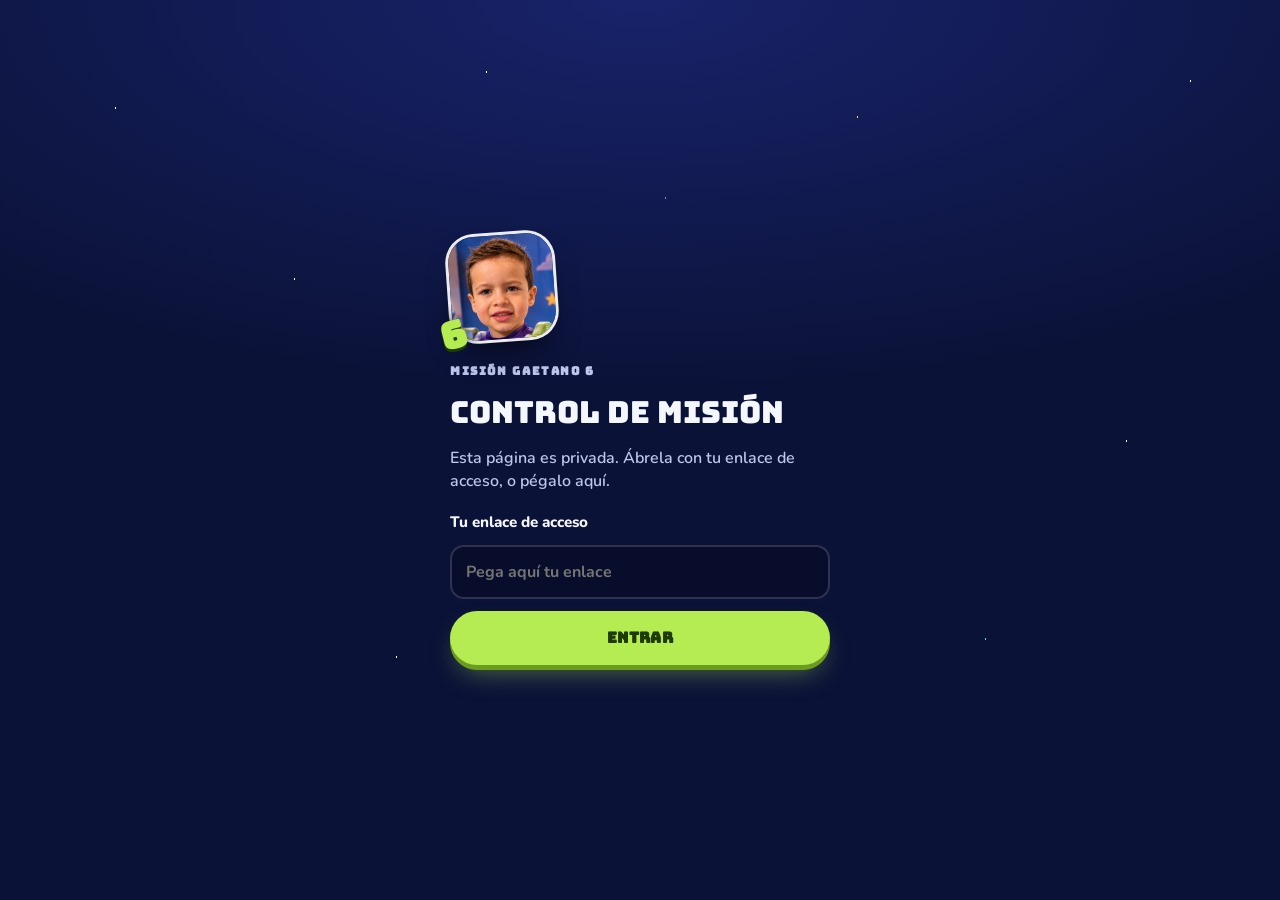
<file: lista/index.html>
<!doctype html>
<html lang="es">
<head>
<meta charset="utf-8">
<meta http-equiv="Content-Security-Policy" content="default-src 'none'; script-src 'self'; style-src 'self'; img-src 'self' data:; font-src 'self'; connect-src https://n8n.mygisselle.com; base-uri 'none'; form-action 'none'">
<meta name="viewport" content="width=device-width,initial-scale=1,viewport-fit=cover">
<meta name="robots" content="noindex,nofollow,noarchive">
<meta name="referrer" content="no-referrer">
<meta name="theme-color" content="#0B1238">
<title>Control de misión · Gaetano 6</title>
<link rel="icon" href="data:image/svg+xml,%3Csvg xmlns='http://www.w3.org/2000/svg' viewBox='0 0 24 24'%3E%3Crect width='24' height='24' rx='5' fill='%230B1238'/%3E%3Cpath fill='%23FFD84D' d='M12 3.5l2.4 5.3 5.8.6-4.4 3.8 1.3 5.7L12 16l-5.1 2.9 1.3-5.7L3.8 9.4l5.8-.6z'/%3E%3C/svg%3E">
<link rel="preload" href="f/nunito.woff2" as="font" type="font/woff2" crossorigin>
<link rel="preload" href="f/bungee.woff2" as="font" type="font/woff2" crossorigin>
<link rel="stylesheet" href="panel.css?v=3">
<script src="panel.js?v=4" defer></script>
</head>
<body>
<a class="salta" href="#lista">Saltar a la lista</a>
<div class="cielo" aria-hidden="true"></div>

<!-- Panel -->
<main class="col" id="app" hidden>
  <div class="izq">
    <header class="cab">
      <div class="retrato"><img src="gaetano.jpg" width="288" height="288" alt="Gaetano"><span class="seis" aria-hidden="true">6</span></div>
      <div class="cab-txt">
        <p class="ceja">Misión Gaetano 6</p>
        <h1>Control de misión</h1>
        <p class="cuando"><b id="faltan"></b> <span id="fecha">Sábado 5 de diciembre, 11:00 a. m.</span></p>
      </div>
    </header>

    <section class="resumen" aria-labelledby="t-res">
      <h2 class="oculto-v" id="t-res">Resumen</h2>
      <div class="orbita espera" id="orbita">
        <svg class="anillo" viewBox="0 0 250 250" aria-hidden="true">
          <circle class="pista" cx="125" cy="125" r="104"/>
          <g transform="rotate(-90 125 125)">
            <circle class="arco arco-si" id="arco-si" cx="125" cy="125" r="104" pathLength="100" stroke-dasharray="0 100"/>
            <circle class="arco arco-no" id="arco-no" cx="125" cy="125" r="104" pathLength="100" stroke-dasharray="0 100"/>
          </g>
          <g class="nave" id="nave">
            <g transform="translate(125 21)">
              <path fill="#FFD84D" d="M-13-4.5-25 0l12 4.5z"/>
              <path fill="#FF8A99" d="M-12-6-19-13v9zM-12 6l-7 7V4z"/>
              <path fill="#F5F7FF" d="M-13 0c0-6.5 9-10 21-10 6 3.2 9 6.6 9 10s-3 6.8-9 10c-12 0-21-3.5-21-10z"/>
              <circle fill="#18236A" cx="5" cy="0" r="4.2"/>
              <circle fill="#7CCBFF" cx="5" cy="0" r="2.8"/>
            </g>
          </g>
        </svg>
        <div class="centro"><b id="n-ninos">0</b><span id="t-ninos">niños van</span></div>
      </div>
      <p class="desglose" id="desglose"></p>
      <p class="avance" id="avance"></p>
    </section>
  </div>

  <div class="der">
    <div class="filtros" role="group" aria-label="Qué lista ver">
      <button class="filtro" type="button" data-ver="si" aria-pressed="true"><b id="c-si">0</b><span>Van</span></button>
      <button class="filtro" type="button" data-ver="pend" aria-pressed="false"><b id="c-pend">–</b><span>Sin responder</span></button>
      <button class="filtro" type="button" data-ver="no" aria-pressed="false"><b id="c-no">0</b><span>No van</span></button>
    </div>

    <label class="busca" id="busca-caja" hidden><span class="oculto-v">Buscar por nombre</span><input id="busca" type="search" placeholder="Buscar un nombre" autocomplete="off" enterkeyhint="search"></label>

    <h2 class="oculto-v" id="t-lista" tabindex="-1">Lista</h2>
    <ul class="lista" id="lista" aria-labelledby="t-lista"></ul>
    <div class="vacio" id="vacio" hidden></div>

    <div class="acciones">
      <button class="btn btn-lima" type="button" id="b-agregar">Agregar invitados</button>
      <button class="btn btn-linea" type="button" id="b-anotar">Anotar una confirmación</button>
      <button class="btn btn-linea" type="button" id="b-copiar">Copiar resumen</button>
    </div>
    <p class="pie"><span id="act" role="status"></span><button class="enlace" type="button" id="b-act">Actualizar</button><button class="enlace" type="button" id="b-salir">Salir en este teléfono</button></p>
  </div>
</main>

<!-- Puerta: sin llave no se ve nada -->
<main class="puerta" id="puerta" hidden>
  <div class="retrato"><img src="gaetano.jpg" width="288" height="288" alt="Gaetano"><span class="seis" aria-hidden="true">6</span></div>
  <p class="ceja">Misión Gaetano 6</p>
  <h1>Control de misión</h1>
  <p>Esta página es privada. Ábrela con tu enlace de acceso, o pégalo aquí.</p>
  <form id="f-llave" novalidate>
    <label class="rot" for="llave">Tu enlace de acceso</label>
    <input class="campo" id="llave" type="text" autocomplete="off" autocapitalize="none" autocorrect="off" spellcheck="false" placeholder="Pega aquí tu enlace">
    <p class="error" id="e-llave" role="alert" hidden></p>
    <button class="btn btn-lima" type="submit" id="ok-llave">Entrar</button>
  </form>
</main>

<!-- Agregar invitados -->
<dialog id="d-agregar" aria-labelledby="t-agregar">
  <form class="hoja" id="f-agregar" novalidate>
    <h2 id="t-agregar">Agregar invitados</h2>
    <p>Escribe o pega los nombres, uno por línea. Así verás quién falta responder.</p>
    <label class="oculto-v" for="nombres">Nombres de los invitados, uno por línea</label>
    <textarea id="nombres" autocomplete="off" autocapitalize="words" spellcheck="false" placeholder="Mateo&#10;Lucía Pérez&#10;María José"></textarea>
    <p class="error" id="e-agregar" role="alert" hidden></p>
    <div class="par">
      <button class="btn btn-linea" type="button" data-cerrar>Cancelar</button>
      <button class="btn btn-lima" type="submit" id="ok-agregar">Agregar</button>
    </div>
  </form>
</dialog>

<!-- Ficha de una persona y sus opciones -->
<dialog id="d-ficha" aria-labelledby="t-ficha">
  <div class="hoja">
    <h2 id="t-ficha" tabindex="-1"></h2>
    <p class="estado" id="ficha-estado"></p>
    <p id="ficha-extra" hidden></p>
    <form id="f-nombre" novalidate hidden>
      <label class="rot" for="nombre-nuevo">Nombre</label>
      <input class="campo" id="nombre-nuevo" type="text" autocomplete="off" autocapitalize="words" maxlength="40">
      <div class="par">
        <button class="btn btn-linea" type="button" id="no-nombre">Cancelar</button>
        <button class="btn btn-lima" type="submit">Guardar</button>
      </div>
    </form>
    <div class="opciones" id="ficha-op"></div>
    <p class="error" id="e-ficha" role="alert" hidden></p>
    <button class="enlace cierra" type="button" data-cerrar>Cerrar</button>
  </div>
</dialog>

<!-- Confirmación: Marina la anota o la corrige ella misma, sin molestar a la familia -->
<dialog id="d-conf" aria-labelledby="t-conf">
  <form class="hoja" id="f-conf" novalidate>
    <h2 id="t-conf" tabindex="-1">Anotar una confirmación</h2>
    <p id="conf-txt">Para quien te avisó por teléfono o en persona. No se le envía nada.</p>
    <label class="rot" for="c-nombre">Nombre</label>
    <input class="campo" id="c-nombre" type="text" autocomplete="off" autocapitalize="words" maxlength="40">
    <fieldset class="elige"><legend class="rot">¿Va a la fiesta?</legend>
      <label><input type="radio" name="c-asiste" value="si"><span>Va</span></label>
      <label><input type="radio" name="c-asiste" value="no"><span>No va</span></label>
    </fieldset>
    <fieldset class="elige"><legend class="rot">¿Quién es?</legend>
      <label><input type="radio" name="c-tipo" value="nino"><span>Niño o niña</span></label>
      <label><input type="radio" name="c-tipo" value="adulto"><span>Adulto</span></label>
    </fieldset>
    <label class="rot" for="c-hermanos">Niños que van con él o ella <small>hermanitos</small></label>
    <input class="campo" id="c-hermanos" type="number" inputmode="numeric" min="0" max="9" step="1">
    <label class="rot" for="c-edades">Edades de esos niños <small>opcional</small></label>
    <input class="campo" id="c-edades" type="text" autocomplete="off" maxlength="40">
    <label class="rot" for="c-adulto">Acompaña <small>opcional</small></label>
    <input class="campo" id="c-adulto" type="text" autocomplete="off" autocapitalize="words" maxlength="60">
    <p class="error" id="e-conf" role="alert" hidden></p>
    <div class="par">
      <button class="btn btn-linea" type="button" data-cerrar>Cancelar</button>
      <button class="btn btn-lima" type="submit" id="ok-conf">Guardar</button>
    </div>
  </form>
</dialog>

<div class="aviso" id="aviso" role="status" aria-live="polite"></div>
<noscript><p class="sin-js">Esta página necesita JavaScript para mostrar la lista.</p></noscript>
</body>
</html>
</file>
<file: lista/panel.css>
/* «Control de misión» · panel privado de confirmaciones de la Misión Gaetano 6.
   Mismo sistema visual que la invitación (colores, letras y botones salen de ahí): una sola familia de páginas.
   Unidad de espacio 8 px. Radios: 14 (controles), 22 (tarjetas y hojas), 999 (pastillas). */
@font-face{font-family:"Bungee";src:url(f/bungee.woff2) format("woff2");font-weight:400;font-style:normal;font-display:swap}
@font-face{font-family:"Nunito";src:url(f/nunito.woff2) format("woff2");font-weight:200 1000;font-style:normal;font-display:swap}
:root{
  --cielo:#0B1238; --cielo-2:#18236A; --hoja:#121A4E;            /* fondo nocturno de la invitación */
  --estrella:#FFD84D;                                            /* marca y foco */
  --lima:#B4EC51; --lima-osc:#1E3A05; --lima-borde:#6C9C1F;      /* «van» y acción principal */
  --rojo:#FF8A99;                                                /* «no van» (aclarado para leerse sobre el azul) */
  --celeste:#7CCBFF;                                             /* enlaces */
  --lila:#C9A7FF;                                                /* adultos que confirmaron (cuadrito aparte, pedido de José 18-nov) */
  --tinta:#F5F7FF; --tinta-2:#BFC6EE;                            /* texto y texto secundario */
  --panel:rgba(255,255,255,.07); --borde:rgba(255,255,255,.16);
  --f-dis:"Bungee","Arial Black",Impact,sans-serif;              /* cifras y títulos, como en la invitación */
  --f-txt:"Nunito",system-ui,-apple-system,"Segoe UI",sans-serif;
  --r-1:14px; --r-2:22px;
  color-scheme:dark;
}
*{box-sizing:border-box}
[hidden]{display:none!important}
html{background:var(--cielo);-webkit-text-size-adjust:100%}
body{margin:0;min-height:100vh;color:var(--tinta);font-family:var(--f-txt);font-weight:600;font-size:1rem;line-height:1.45;-webkit-font-smoothing:antialiased;overflow-x:hidden}
h1,h2,p,ul{margin:0}
ul{padding:0;list-style:none}
button,input,textarea{font:inherit;color:inherit}
button{-webkit-tap-highlight-color:transparent}
.oculto-v{position:absolute;width:1px;height:1px;overflow:hidden;clip-path:inset(50%);white-space:nowrap}
.salta{position:absolute;left:8px;top:-60px;z-index:20;background:var(--estrella);color:#141433;padding:10px 14px;border-radius:var(--r-1);font-weight:800}
.salta:focus{top:8px}
:focus-visible{outline:3px solid var(--estrella);outline-offset:3px}

/* Cielo: el mismo azul de la invitación, con estrellas quietas (es una herramienta: nada se mueve de fondo). */
.cielo{position:fixed;inset:0;z-index:0;pointer-events:none;background:
  radial-gradient(1.6px 1.6px at 9% 12%,#fff 50%,transparent 52%),radial-gradient(1.1px 1.1px at 23% 31%,#fff 50%,transparent 52%),
  radial-gradient(1.4px 1.4px at 38% 8%,#fff 50%,transparent 52%),radial-gradient(1px 1px at 52% 22%,#fff 50%,transparent 52%),
  radial-gradient(1.7px 1.7px at 67% 13%,var(--estrella) 50%,transparent 52%),radial-gradient(1.1px 1.1px at 81% 27%,#fff 50%,transparent 52%),
  radial-gradient(1.3px 1.3px at 93% 9%,#fff 50%,transparent 52%),radial-gradient(1px 1px at 14% 55%,#fff 50%,transparent 52%),
  radial-gradient(1.4px 1.4px at 88% 49%,#fff 50%,transparent 52%),radial-gradient(1px 1px at 6% 81%,#fff 50%,transparent 52%),
  radial-gradient(1.5px 1.5px at 31% 73%,#fff 50%,transparent 52%),radial-gradient(1.1px 1.1px at 59% 88%,#fff 50%,transparent 52%),
  radial-gradient(1.6px 1.6px at 77% 71%,var(--celeste) 50%,transparent 52%),radial-gradient(1px 1px at 95% 86%,#fff 50%,transparent 52%),
  radial-gradient(120% 70% at 50% 0%,var(--cielo-2) 0%,var(--cielo) 62%)}

.col{position:relative;z-index:1;max-width:480px;margin:0 auto;display:flex;flex-direction:column;gap:24px;
  padding:20px max(16px,env(safe-area-inset-right,0px)) 56px max(16px,env(safe-area-inset-left,0px))}

/* Cabecera: la foto del cumpleañero manda (grande, como un parche del traje), no un circulito. */
.cab{display:flex;align-items:center;gap:18px}
.retrato{position:relative;flex:none;width:104px;height:104px;transform:rotate(-4deg)}
.retrato img{display:block;width:100%;height:100%;object-fit:cover;border-radius:26px;box-shadow:0 0 0 3px rgba(255,255,255,.92),0 2px 4px rgba(0,0,0,.4),0 18px 34px -14px rgba(0,0,0,.85)}
.seis{position:absolute;left:-13px;bottom:-12px;font-family:var(--f-dis);font-size:2.3rem;line-height:1;color:var(--lima);text-shadow:0 3px 0 var(--lima-osc),0 0 14px rgba(11,18,56,.9);transform:rotate(-10deg)}
.cab-txt{min-width:0;display:flex;flex-direction:column;gap:4px}
.ceja{font-family:var(--f-dis);font-size:.72rem;letter-spacing:.14em;color:var(--estrella)}
h1{font-family:var(--f-dis);font-weight:400;font-size:clamp(1.45rem,6.6vw,1.9rem);line-height:1.04;text-wrap:balance}
.cuando{color:var(--tinta-2);font-size:.95rem}
.cuando b{color:var(--tinta);font-weight:800}

/* La órbita: cuántos niños van (cifra) y cuánto falta por responder (el cohete marca el avance). */
.resumen{display:flex;flex-direction:column;align-items:center;gap:10px;text-align:center}
.orbita{position:relative;width:min(100%,250px);aspect-ratio:1/1}
.anillo{display:block;width:100%;height:100%;overflow:visible}
.pista{fill:none;stroke:rgba(255,255,255,.14);stroke-width:14}
.sin-total .pista{stroke-dasharray:2 7;stroke-width:5;stroke-linecap:round;stroke:rgba(255,255,255,.3)}
.arco{fill:none;stroke-width:14;transition:opacity .5s ease}
.arco-si{stroke:var(--lima)}
.arco-no{stroke:var(--rojo)}
.nave{transform-origin:125px 125px;transition:transform .9s cubic-bezier(.2,.8,.2,1)}
.espera .arco{opacity:0}
.espera .nave{transition:none}
.centro{position:absolute;inset:0;display:flex;flex-direction:column;align-items:center;justify-content:center;gap:2px;pointer-events:none}
.centro b{font-family:var(--f-dis);font-weight:400;font-size:4.6rem;line-height:.95;color:var(--lima);font-variant-numeric:tabular-nums lining-nums;text-shadow:0 4px 0 var(--lima-osc)}
.centro span{font-weight:800;font-size:1.02rem}
.desglose{font-weight:800;font-size:1.05rem;min-height:1.45em}
.avance{color:var(--tinta-2);font-size:.95rem;min-height:1.45em}

/* Los tres montones: son a la vez el resumen y el filtro de la lista. */
.filtros{display:grid;grid-template-columns:repeat(3,1fr);gap:8px}
.filtro{appearance:none;cursor:pointer;min-height:76px;padding:10px 4px 9px;border-radius:var(--r-1);border:2px solid var(--borde);background:var(--panel);
  display:flex;flex-direction:column;align-items:center;justify-content:center;gap:1px;transition:transform .14s ease}
.filtro:active{transform:scale(.96)}
.filtro b{font-family:var(--f-dis);font-weight:400;font-size:1.7rem;line-height:1.05;font-variant-numeric:tabular-nums lining-nums}
.filtro span{font-size:.84rem;font-weight:800;color:var(--tinta-2)}
.filtro[data-ver="si"] b{color:var(--lima)}
.filtro[data-ver="pend"] b{color:var(--estrella)}
.filtro[data-ver="no"] b{color:var(--rojo)}
.filtro[aria-pressed="true"]{background:rgba(255,255,255,.14);border-color:var(--tinta)}
.filtro[aria-pressed="true"] span{color:var(--tinta)}

.busca{display:block}
.busca input{width:100%;min-height:48px;padding:0 16px;border-radius:var(--r-1);border:2px solid var(--borde);background:rgba(5,8,28,.45);font-size:1rem;font-weight:700}
.busca input::placeholder{color:var(--tinta-2);opacity:.8}

/* Lista: frases como las diría Marina, no fichas con etiquetas. */
.lista{display:flex;flex-direction:column;gap:8px}
.lista li{display:flex;align-items:stretch;gap:8px}
.fila{flex:1;min-width:0}
.fila.pend{align-items:center;min-height:56px}
.fila.pend .punto{margin-top:0}
.mini{appearance:none;cursor:pointer;flex:none;min-height:56px;padding:0 16px;border-radius:var(--r-1);border:0;background:rgba(180,236,81,.16);box-shadow:inset 0 0 0 1.5px rgba(180,236,81,.55);color:var(--lima);font-weight:800;font-size:.95rem;transition:transform .14s ease}
.mini:hover{background:rgba(180,236,81,.26)}
.mini:active{transform:scale(.96)}
.fila{appearance:none;cursor:pointer;text-align:left;display:grid;grid-template-columns:auto 1fr auto;align-items:start;gap:4px 12px;
  padding:13px 12px 13px 14px;border-radius:var(--r-1);border:1px solid var(--borde);background:var(--panel);transition:transform .14s ease}
.fila:hover{background:rgba(255,255,255,.11)}
.fila:active{transform:scale(.985)}
.punto{width:12px;height:12px;border-radius:50%;margin-top:7px;background:var(--estrella)}
.fila.si .punto{background:var(--lima)}
.fila.no .punto{background:var(--rojo)}
.fila.pend .punto{background:transparent;box-shadow:inset 0 0 0 2px var(--estrella)}
/* Adulto (solo adultos, no cuenta entre los niños): el cuadrito entero va en lila para verlo de un vistazo. El punto sigue diciendo si va o no. */
.fila.adulto{background:rgba(150,100,255,.32);border-color:var(--lila);box-shadow:inset 0 0 0 1px var(--lila)}   /* borde de 2 px sin mover el texto */
.fila.adulto:hover{background:rgba(150,100,255,.42)}
.dato{min-width:0;display:flex;flex-direction:column;gap:1px}
.nombre{font-weight:800;font-size:1.08rem;line-height:1.25;overflow-wrap:anywhere}
.frase{color:var(--tinta)}
.extra{color:var(--tinta-2);font-size:.92rem;overflow-wrap:anywhere}
.lado{display:flex;flex-direction:column;align-items:flex-end;gap:4px;padding-top:3px;color:var(--tinta-2);font-size:.82rem;white-space:nowrap}
.nueva{font-family:var(--f-dis);font-size:.62rem;letter-spacing:.06em;color:#141433;background:var(--estrella);padding:3px 8px;border-radius:999px}
.fuera{align-self:flex-start;margin-top:3px;font-size:.8rem;font-weight:800;color:var(--estrella);box-shadow:inset 0 0 0 1.5px rgba(255,216,77,.6);padding:1px 9px;border-radius:999px}
.vacio{border:2px dashed rgba(255,255,255,.28);border-radius:var(--r-2);padding:22px 18px;text-align:center;color:var(--tinta-2);display:flex;flex-direction:column;align-items:center;gap:14px}
.vacio b{color:var(--tinta);font-size:1.08rem}
.hueso{height:74px;border-radius:var(--r-1);background:var(--panel);border:1px solid var(--borde);animation:late 1.2s ease-in-out infinite alternate}
@keyframes late{from{opacity:.45}to{opacity:.9}}

/* Botones: los de la invitación. */
.btn{appearance:none;border:0;cursor:pointer;text-decoration:none;display:inline-flex;align-items:center;justify-content:center;gap:10px;min-height:54px;padding:0 24px;border-radius:999px;
  font-family:var(--f-dis);font-size:.95rem;letter-spacing:.02em;text-align:center;transition:transform .15s ease}
.btn:active{transform:translateY(2px) scale(.98)}
.btn-lima{background:var(--lima);color:var(--lima-osc);box-shadow:0 5px 0 var(--lima-borde),0 14px 28px -10px rgba(180,236,81,.5)}
.btn-lima:active{box-shadow:0 2px 0 var(--lima-borde)}
.btn-linea{background:transparent;color:var(--tinta);box-shadow:inset 0 0 0 2px var(--borde)}
.btn-linea:hover{box-shadow:inset 0 0 0 2px var(--tinta-2)}
.btn[disabled]{opacity:.55;cursor:default}
.acciones{display:flex;flex-direction:column;gap:12px}
.pie{display:flex;flex-wrap:wrap;align-items:center;justify-content:center;gap:4px 16px;color:var(--tinta-2);font-size:.9rem;text-align:center}
.enlace{appearance:none;background:none;border:0;padding:12px 4px;min-height:44px;cursor:pointer;color:var(--celeste);font-weight:800;text-decoration:underline;text-underline-offset:3px}
.pie .mal{color:var(--estrella);font-weight:800}

/* Hojas (ventanas que suben desde abajo en el celular). */
dialog{border:0;padding:0;color:var(--tinta);background:var(--hoja);width:100%;max-width:480px;margin:auto auto 0;border-radius:var(--r-2) var(--r-2) 0 0;
  max-height:88vh;overflow:auto;box-shadow:0 0 0 1px var(--borde),0 -4px 10px rgba(0,0,0,.3),0 -30px 70px -20px rgba(0,0,0,.8)}
dialog::backdrop{background:rgba(5,8,28,.78)}
dialog[open]{animation:sube .26s cubic-bezier(.2,.8,.2,1)}
@keyframes sube{from{transform:translateY(40px);opacity:0}to{transform:none;opacity:1}}
.hoja{display:flex;flex-direction:column;gap:14px;padding:22px 18px max(22px,env(safe-area-inset-bottom,0px))}
h2{font-family:var(--f-dis);font-weight:400;font-size:1.3rem;line-height:1.1;overflow-wrap:anywhere}
.hoja p{color:var(--tinta-2)}
.hoja .estado{color:var(--tinta);font-weight:700}
textarea,.campo{width:100%;padding:13px 14px;border-radius:var(--r-1);border:2px solid var(--borde);background:rgba(5,8,28,.5);font-size:1rem;font-weight:700;line-height:1.5}
textarea{min-height:176px;resize:vertical}
.campo{min-height:50px}
.rot{font-weight:800;font-size:.95rem}
.error{color:var(--estrella)!important;font-weight:800}
.par{display:grid;grid-template-columns:1fr 1.3fr;gap:10px}
.opciones{display:flex;flex-direction:column;gap:8px}
.op{appearance:none;cursor:pointer;width:100%;min-height:52px;text-align:left;padding:12px 16px;border-radius:var(--r-1);border:1px solid var(--borde);background:var(--panel);font-weight:800;font-size:1rem;
  display:flex;flex-direction:column;gap:1px;transition:transform .14s ease}
.op:hover{background:rgba(255,255,255,.12)}
.op:active{transform:scale(.985)}
.op small{font-weight:600;font-size:.88rem;color:var(--tinta-2)}
.op.fuerte{background:var(--lima);color:var(--lima-osc);border-color:transparent}
.op.fuerte small{color:#2F5208}
.op.quita{color:var(--rojo)}
.cierra{align-self:center}

.aviso{position:fixed;left:50%;bottom:max(18px,env(safe-area-inset-bottom,0px));z-index:30;transform:translate(-50%,24px);opacity:0;pointer-events:none;
  background:var(--tinta);color:#141433;font-weight:800;padding:11px 20px;border-radius:999px;box-shadow:0 2px 4px rgba(0,0,0,.3),0 16px 30px -10px rgba(0,0,0,.7);transition:transform .22s ease,opacity .22s ease;max-width:calc(100vw - 32px);text-align:center}
.aviso.ver{transform:translate(-50%,0);opacity:1}

/* Puerta: la página es privada. */
.puerta{position:relative;z-index:1;max-width:420px;margin:0 auto;min-height:100vh;padding:28px 20px;display:flex;flex-direction:column;justify-content:center;gap:18px}
.puerta .retrato{align-self:flex-start;margin-bottom:6px}
.puerta p{color:var(--tinta-2)}
.puerta form{display:flex;flex-direction:column;gap:12px}

.sin-js{position:relative;z-index:1;max-width:420px;margin:0 auto;padding:40px 20px;font-weight:800}

@media (min-width:900px){
  .col{max-width:1000px;display:grid;grid-template-columns:360px 1fr;column-gap:56px;align-items:start;padding-top:44px}
  .izq{position:sticky;top:36px;display:flex;flex-direction:column;gap:24px}
  .der{display:flex;flex-direction:column;gap:20px;min-width:0}
  dialog{margin:auto;border-radius:var(--r-2)}
  .acciones{flex-direction:row}
  .acciones .btn{flex:1}
}
@media (max-width:899px){.izq,.der{display:contents}}
@media (max-width:350px){.retrato{width:84px;height:84px}.centro b{font-size:3.9rem}.filtro span{font-size:.76rem}}
@media (prefers-reduced-motion:reduce){
  *,*::before,*::after{animation:none!important;transition:none!important}
}
/* Marca «Adulto» en la fila (versión 3): pastilla chica, color de tinta suave; no compite con el nombre. */
.tipo-adulto { display: inline-block; margin: 2px 0 0; padding: 1px 8px; border-radius: 999px; font-size: .75rem; font-weight: 800; letter-spacing: .02em;
  color: #0B1238; background: var(--lila); width: max-content; }
/* Anotar o corregir una confirmación (versión 3): opciones grandes para el dedo. */
.elige{border:0;margin:0;padding:0;display:flex;flex-wrap:wrap;gap:8px}
.elige legend{width:100%;padding:0;margin-bottom:8px}
.elige label{flex:1 1 140px;display:flex;align-items:center;gap:10px;min-height:52px;padding:0 16px;border-radius:var(--r-1);border:2px solid var(--borde);background:var(--panel);font-weight:800;cursor:pointer}
.elige input{width:22px;height:22px;margin:0;accent-color:var(--lima);flex:none}
.elige label:has(input:checked){border-color:var(--lima);background:rgba(180,236,81,.12)}
.rot small{font-weight:600;color:var(--tinta-2)}
</file>
